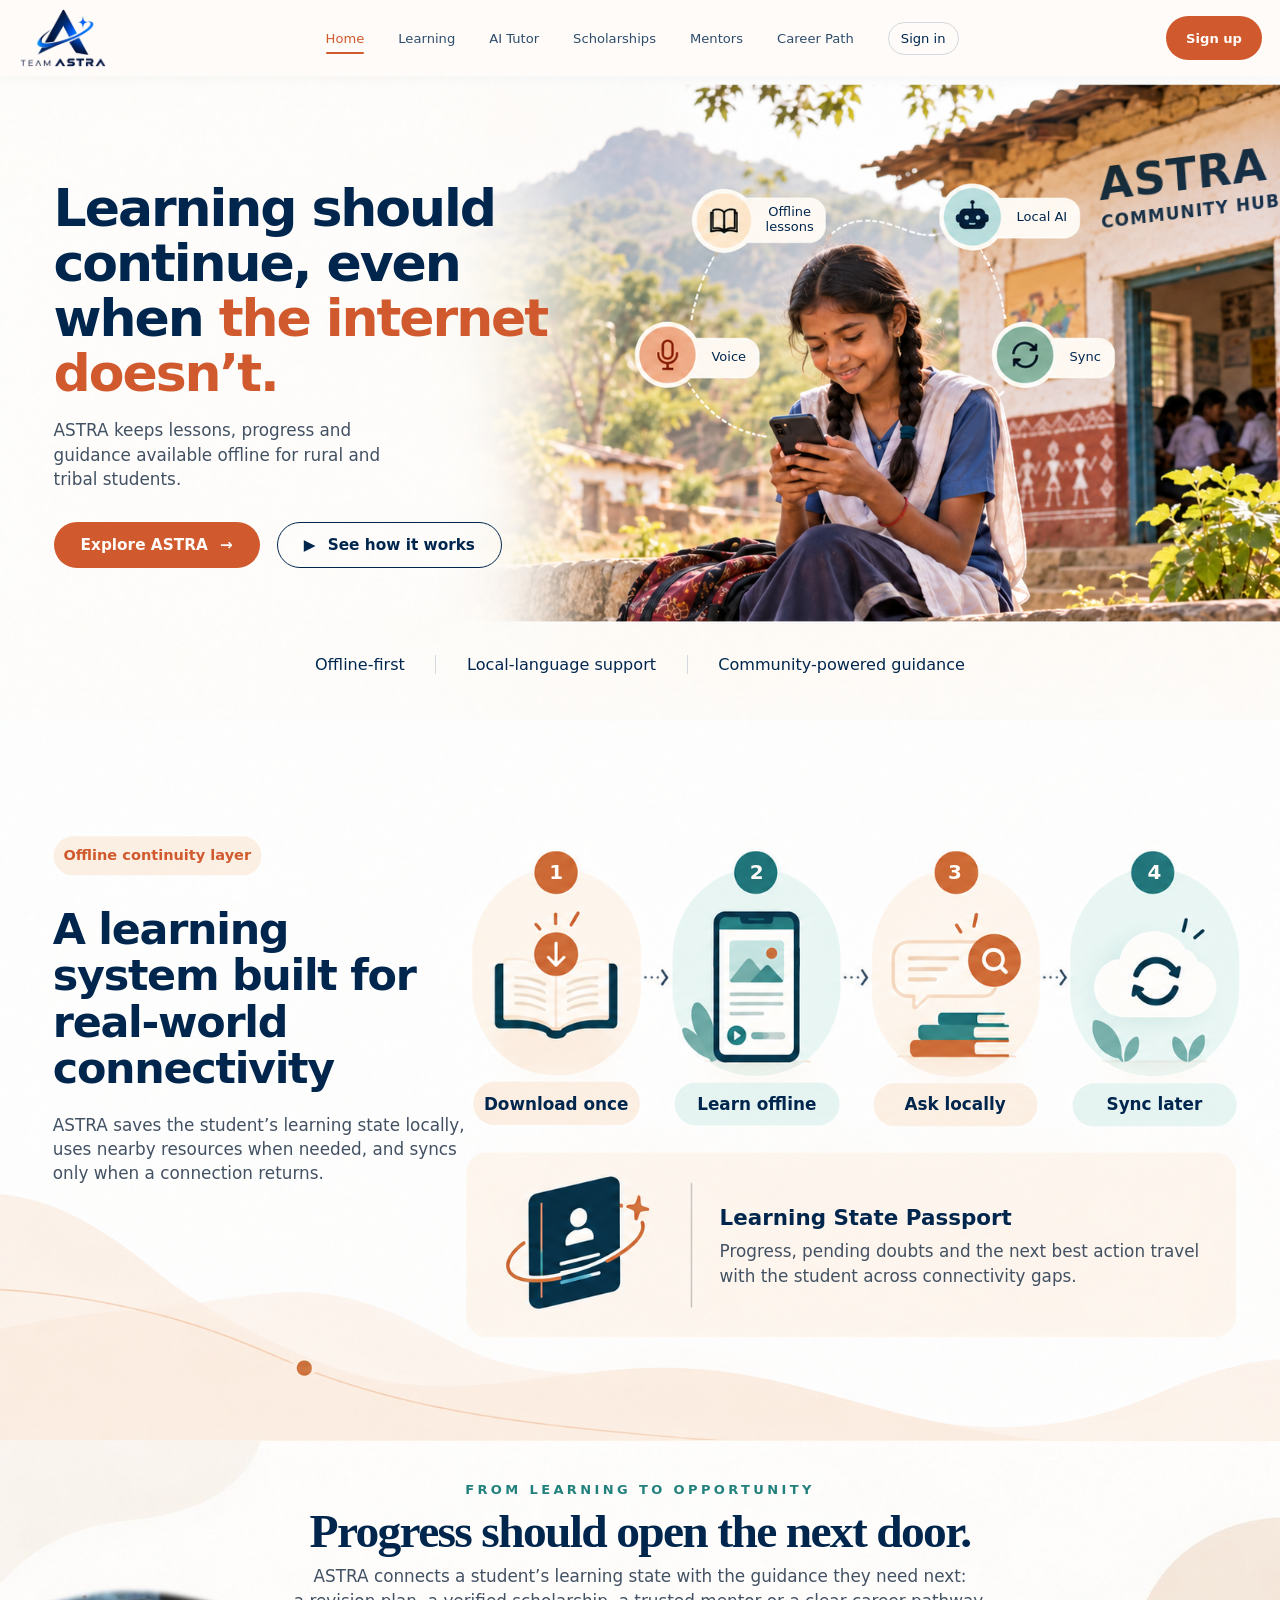
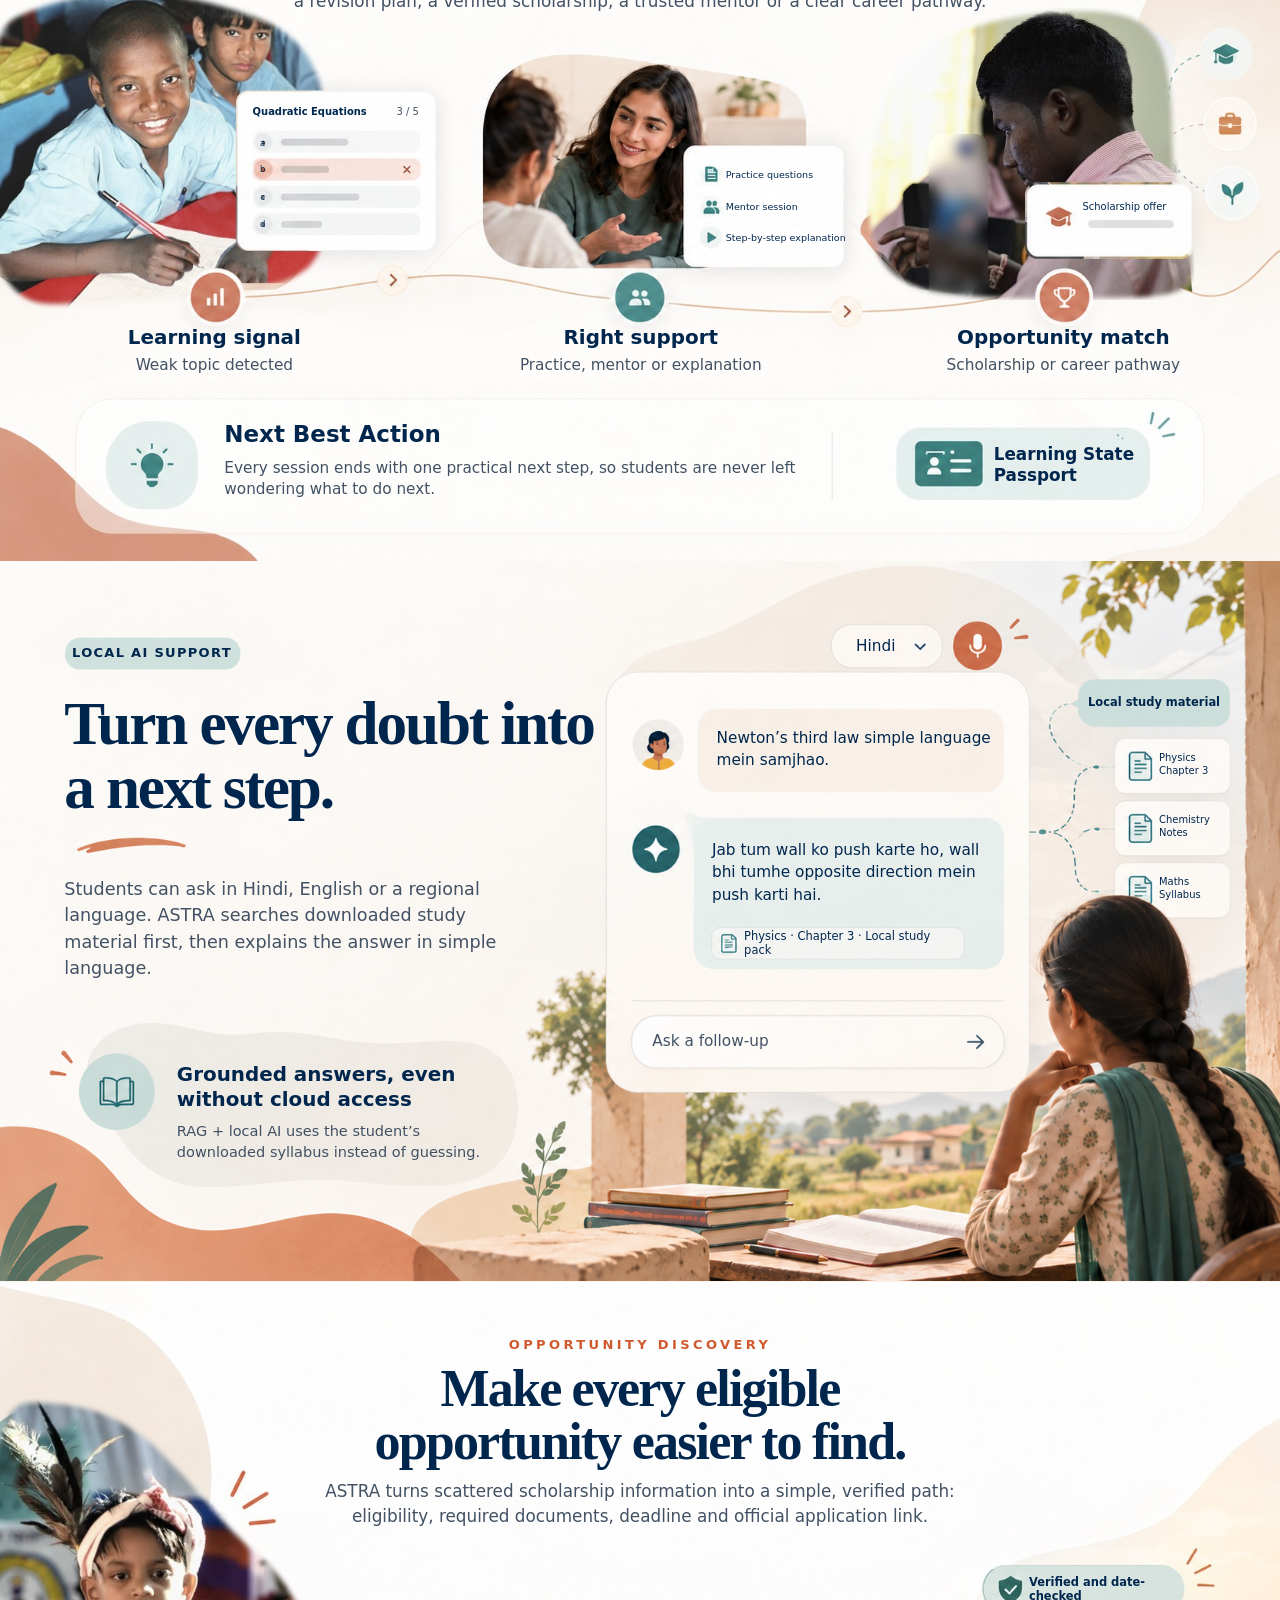
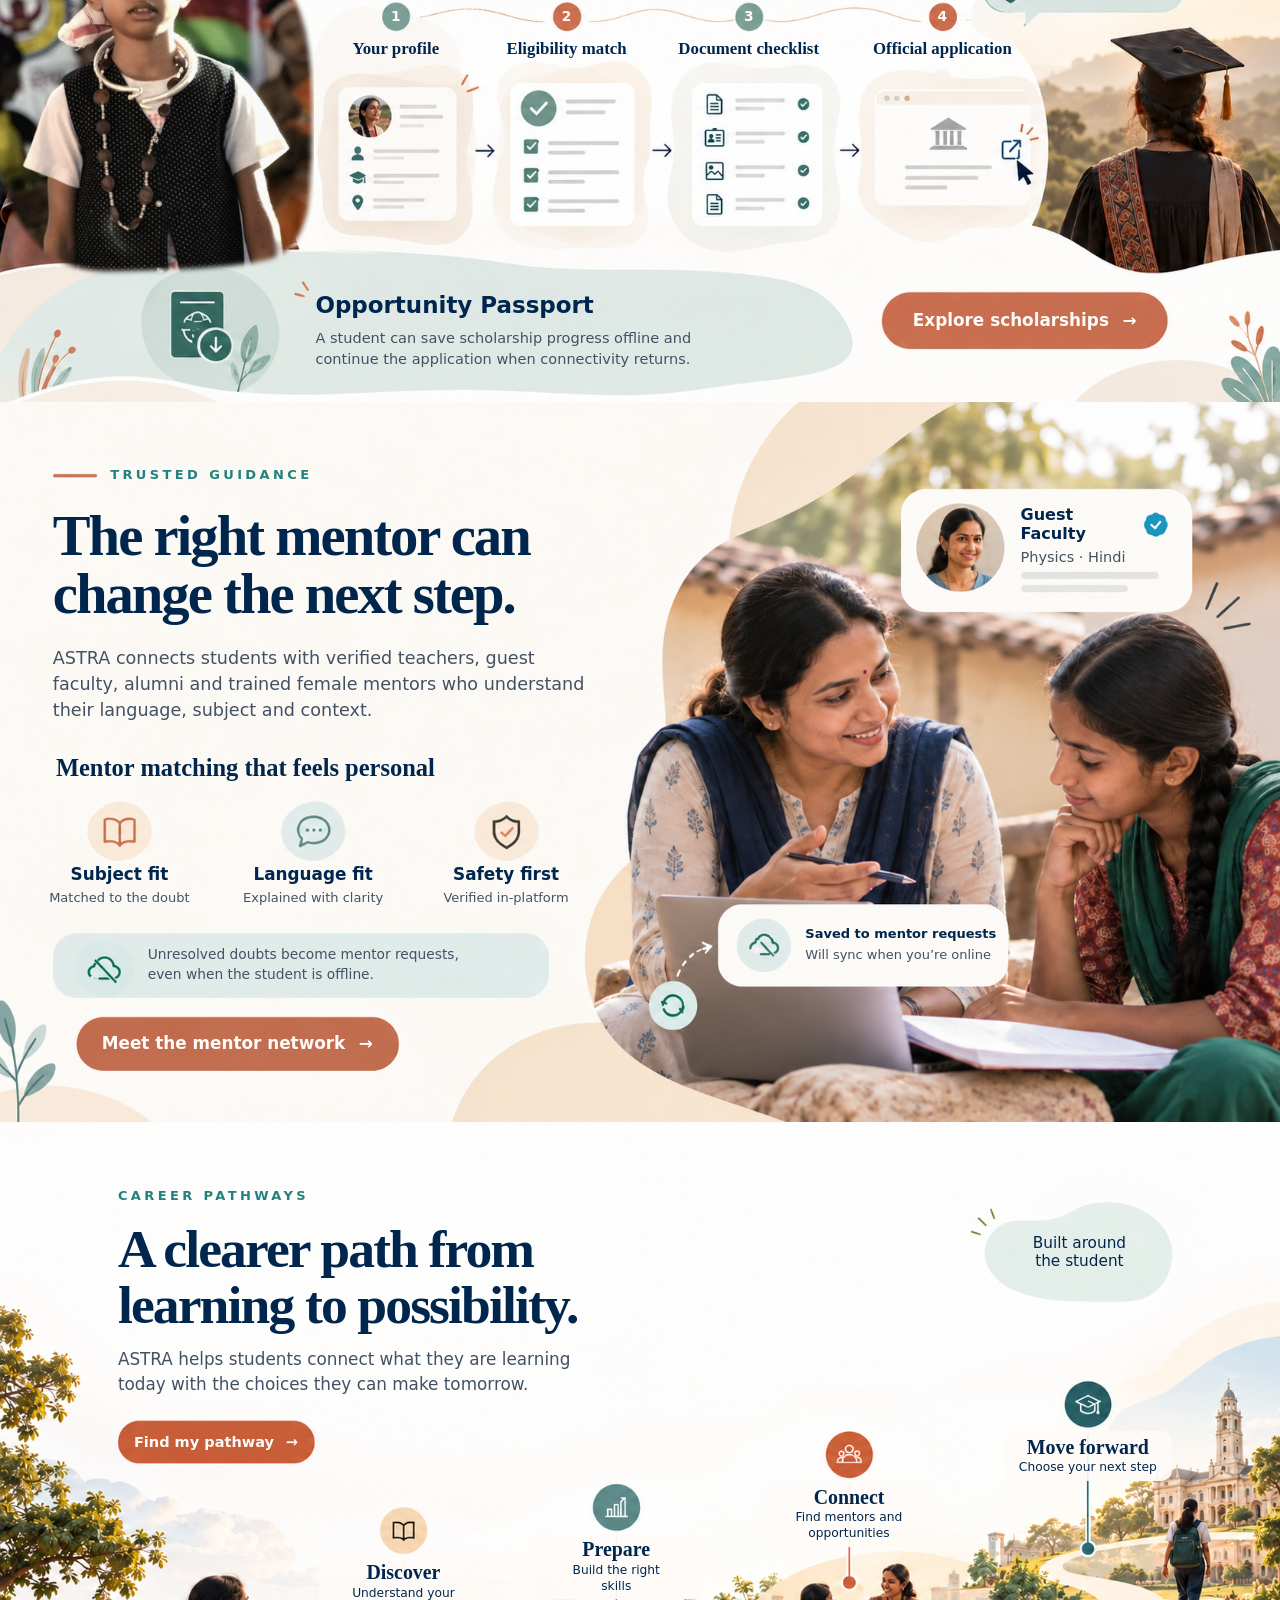
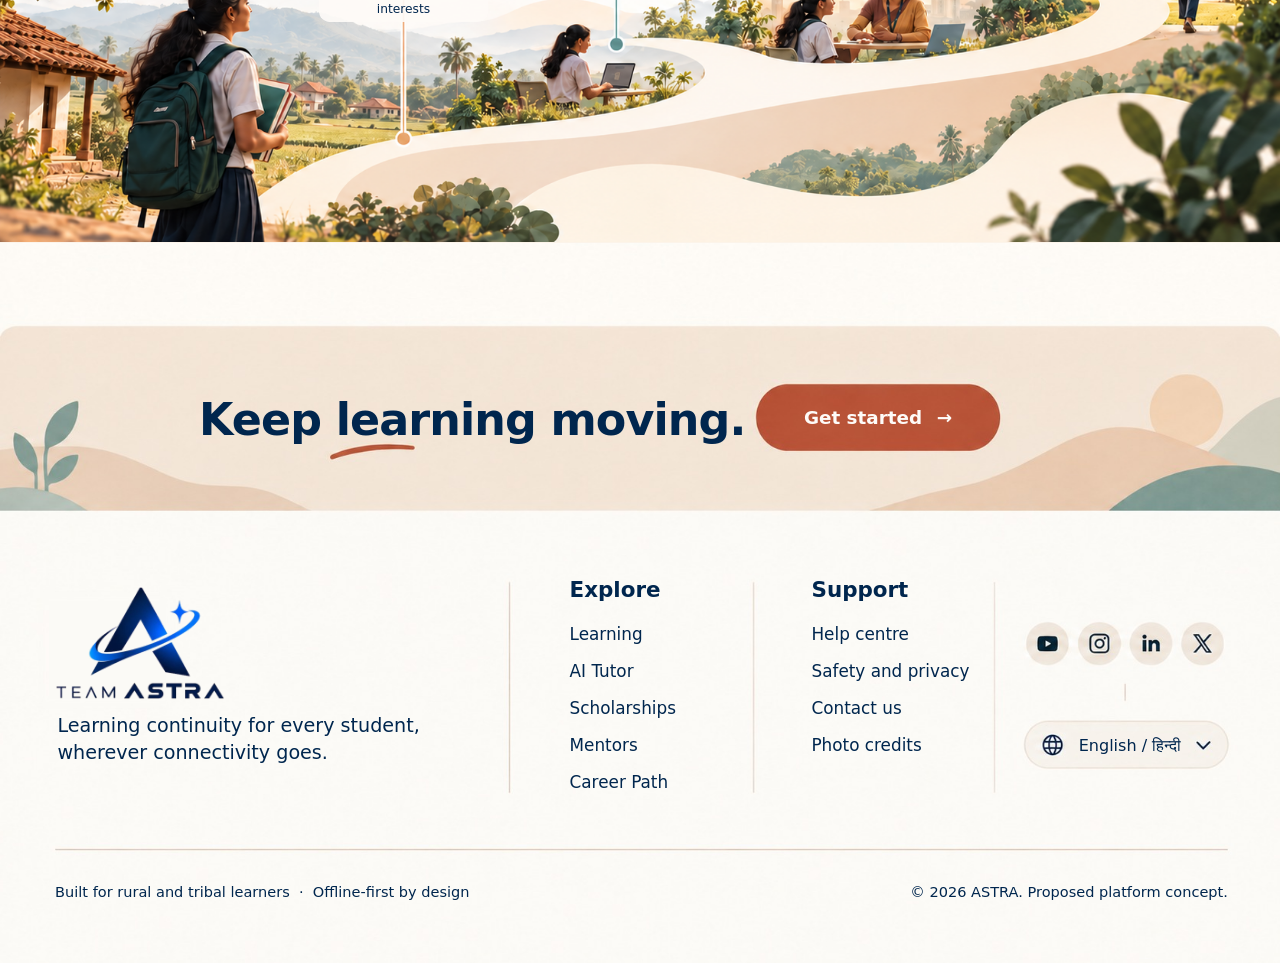
<file: index.html>
<!doctype html>
<html lang="en">
<head>
  <meta charset="UTF-8" />
  <meta name="viewport" content="width=device-width, initial-scale=1, viewport-fit=cover" />
  <meta name="theme-color" content="#f8f3eb" />
  <meta name="description" content="ASTRA keeps learning moving when connectivity stops." />
  <title>ASTRA — Learning continuity for every student</title>
  <link rel="stylesheet" href="tokens.css" />
  <link rel="stylesheet" href="styles.css" />
</head>
<body>
  <header class="site-nav" id="site-nav">
    <a class="brand" href="#home" aria-label="ASTRA home"><img class="brand-logo" src="assets/team-astra-logo.png" width="748" height="504" alt="Team ASTRA" /></a>
    <nav id="primary-nav" aria-label="Primary navigation">
      <a class="nav-link active" href="#home">Home</a><a class="nav-link" href="#learning">Learning</a><a class="nav-link" href="#ai-tutor">AI Tutor</a><a class="nav-link" href="#scholarships">Scholarships</a><a class="nav-link" href="#mentors">Mentors</a><a class="nav-link" href="#career">Career Path</a><a class="nav-link nav-signin" href="auth.html?mode=signin">Sign in</a>
    </nav>
    <a class="nav-cta" href="auth.html?mode=signup">Sign up</a>
    <button class="menu-button" type="button" aria-controls="primary-nav" aria-label="Toggle menu" aria-expanded="false">☰</button>
  </header>

  <main>
    <section class="scene hero" id="home">
      <img class="scene-art" src="assets/home-plate.png" width="1672" height="940" alt="Student using ASTRA beside a rural community learning hub" />
      <div class="hero-copy">
        <h1>Learning should continue, even when <em>the internet doesn’t.</em></h1>
        <p>ASTRA keeps lessons, progress and guidance available offline for rural and tribal students.</p>
        <div class="actions"><a class="button primary" href="#learning">Explore ASTRA <span>→</span></a><a class="button secondary" href="#learning"><span aria-hidden="true">▶</span> See how it works</a></div>
      </div>
      <ul class="hero-orbit" aria-label="ASTRA capabilities"><li>Offline lessons</li><li>Local AI</li><li>Voice</li><li>Sync</li></ul>
      <span class="hub-sign">ASTRA<small>Community Hub</small></span>
      <ul class="hero-strip"><li>Offline-first</li><li>Local-language support</li><li>Community-powered guidance</li></ul>
    </section>

    <section class="scene continuity" id="learning">
      <img class="scene-art" src="assets/continuity-plate.png" width="1672" height="941" alt="Four-step offline learning continuity illustration" />
      <div class="intro"><span class="eyebrow pill">Offline continuity layer</span><h2>A learning system built for real-world connectivity</h2><p>ASTRA saves the student’s learning state locally, uses nearby resources when needed, and syncs only when a connection returns.</p></div>
      <ol class="step-row"><li><b>1</b><strong>Download once</strong></li><li><b>2</b><strong>Learn offline</strong></li><li><b>3</b><strong>Ask locally</strong></li><li><b>4</b><strong>Sync later</strong></li></ol>
      <div class="passport"><h3>Learning State Passport</h3><p>Progress, pending doubts and the next best action travel with the student across connectivity gaps.</p></div>
    </section>

    <section class="scene opportunity" id="opportunity">
      <img class="scene-art" src="assets/opportunity-plate-boys.jpg" width="1672" height="941" alt="A schoolboy practising in class, a mentor guiding a student, and a tribal student applying online, linked as one learning journey" />
      <header class="center-head"><span class="eyebrow">From learning to opportunity</span><h2>Progress should open the next door.</h2><p>ASTRA connects a student’s learning state with the guidance they need next: <br>a revision plan, a verified scholarship, a trusted mentor or a clear career pathway.</p></header>
      <div class="journey-labels"><div><h3>Learning signal</h3><p>Weak topic detected</p></div><div><h3>Right support</h3><p>Practice, mentor or explanation</p></div><div><h3>Opportunity match</h3><p>Scholarship or career pathway</p></div></div>
      <div class="journey-ui" aria-label="Examples of ASTRA guidance">
        <span class="quiz"><strong>Quadratic Equations</strong><small>3 / 5</small><i>a</i><i>b</i><i>c</i><i>d</i></span>
        <span class="support-options"><span>Practice questions</span><span>Mentor session</span><span>Step-by-step explanation</span></span>
        <span class="scholarship-offer">Scholarship offer</span>
      </div>
      <div class="next-action"><h3>Next Best Action</h3><p>Every session ends with one practical next step, so students are never left wondering what to do next.</p><strong>Learning State <br>Passport</strong></div>
    </section>

    <section class="scene tutor" id="ai-tutor">
      <img class="scene-art" src="assets/ai-tutor-plate.png" width="1672" height="941" alt="ASTRA local AI tutor interface beside a student" />
      <div class="intro"><span class="eyebrow pill teal">Local AI support</span><h2>Turn every doubt into a next step.</h2><p>Students can ask in Hindi, English or a regional language. ASTRA searches downloaded study material first, then explains the answer in simple language.</p></div>
      <div class="grounded"><h3>Grounded answers, even without cloud access</h3><p>RAG + local AI uses the student’s downloaded syllabus instead of guessing.</p></div>
      <div class="chat-copy"><span class="language">Hindi</span><p class="question">Newton’s third law simple language mein samjhao.</p><p class="answer">Jab tum wall ko push karte ho, wall bhi tumhe opposite direction mein push karti hai.</p><small>Physics · Chapter 3 · Local study pack</small><span class="follow">Ask a follow-up</span></div>
      <div class="sources"><strong>Local study material</strong><span>Physics <br>Chapter 3</span><span>Chemistry <br>Notes</span><span>Maths <br>Syllabus</span></div>
    </section>

    <section class="scene scholarships" id="scholarships">
      <img class="scene-art" src="assets/scholarships-plate-boys.jpg" width="1672" height="941" alt="A Gond tribal boy in traditional dress beside the scholarship discovery journey" />
      <header class="center-head"><span class="eyebrow orange">Opportunity discovery</span><h2>Make every eligible <br>opportunity easier to find.</h2><p>ASTRA turns scattered scholarship information into a simple, verified path: <br>eligibility, required documents, deadline and official application link.</p></header>
      <span class="verified">Verified and date-checked</span>
      <ol class="scholar-steps"><li><b>1</b><strong>Your profile</strong></li><li><b>2</b><strong>Eligibility match</strong></li><li><b>3</b><strong>Document checklist</strong></li><li><b>4</b><strong>Official application</strong></li></ol>
      <div class="opportunity-passport"><h3>Opportunity Passport</h3><p>A student can save scholarship progress offline and <br>continue the application when connectivity returns.</p></div>
      <a class="button primary plate-button scholarship-cta" href="#footer">Explore scholarships <span>→</span></a>
    </section>

    <section class="scene mentors" id="mentors">
      <img class="scene-art" src="assets/mentors-plate.png" width="1672" height="941" alt="Teacher mentoring a student" />
      <div class="intro"><span class="eyebrow">Trusted guidance</span><h2>The right mentor can change the next step.</h2><p>ASTRA connects students with verified teachers, guest faculty, alumni and trained female mentors who understand their language, subject and context.</p></div>
      <h3 class="match-title">Mentor matching that feels personal</h3>
      <div class="mentor-features"><div><strong>Subject fit</strong><span>Matched to the doubt</span></div><div><strong>Language fit</strong><span>Explained with clarity</span></div><div><strong>Safety first</strong><span>Verified in-platform</span></div></div>
      <p class="offline-request">Unresolved doubts become mentor requests, <br>even when the student is offline.</p>
      <a class="button primary plate-button mentor-cta" href="#footer">Meet the mentor network <span>→</span></a>
      <div class="mentor-card"><strong>Guest Faculty <span class="visually-hidden">(verified)</span></strong><span>Physics · Hindi</span></div><div class="saved-card"><strong>Saved to mentor requests</strong><span>Will sync when you’re online</span></div>
    </section>

    <section class="scene career" id="career">
      <img class="scene-art" src="assets/career-plate.png" width="1672" height="941" alt="Career pathway winding from a village to higher education" />
      <div class="intro"><span class="eyebrow">Career pathways</span><h2>A clearer path from learning to possibility.</h2><p>ASTRA helps students connect what they are learning today with the choices they can make tomorrow.</p></div>
      <a class="button primary plate-button career-cta" href="#footer">Find my pathway <span>→</span></a>
      <span class="student-built">Built around <br>the student</span>
      <ol class="career-steps"><li><strong>Discover</strong><span>Understand your <br>interests</span></li><li><strong>Prepare</strong><span>Build the right <br>skills</span></li><li><strong>Connect</strong><span>Find mentors and <br>opportunities</span></li><li><strong>Move forward</strong><span>Choose your next step</span></li></ol>
    </section>

    <footer class="scene footer" id="footer">
      <img class="scene-art" src="assets/footer-plate-logo.jpg" width="1672" height="941" alt="" />
      <div class="footer-cta"><h2>Keep learning moving.</h2><a class="button primary plate-button footer-button" href="auth.html?mode=signup">Get started <span>→</span></a></div>
      <div class="footer-brand"><img src="assets/team-astra-logo.png" width="748" height="504" alt="Team ASTRA" /><p>Learning continuity for every student, <br>wherever connectivity goes.</p></div>
      <div class="footer-links explore"><h3>Explore</h3><a href="#learning">Learning</a><a href="#ai-tutor">AI Tutor</a><a href="#scholarships">Scholarships</a><a href="#mentors">Mentors</a><a href="#career">Career Path</a></div>
      <div class="footer-links support"><h3>Support</h3><a href="#footer">Help centre</a><a href="#footer">Safety and privacy</a><a href="#footer">Contact us</a><a href="credits.html">Photo credits</a></div>
      <span class="language-choice">English / हिन्दी</span>
      <p class="footer-note">Built for rural and tribal learners&nbsp; · &nbsp;Offline-first by design</p><p class="copyright">© 2026 ASTRA. Proposed platform concept.</p>
    </footer>
  </main>
  <button class="back-top" type="button" aria-label="Back to top">↑</button>
  <script src="script.js"></script>
</body>
</html>
</file>
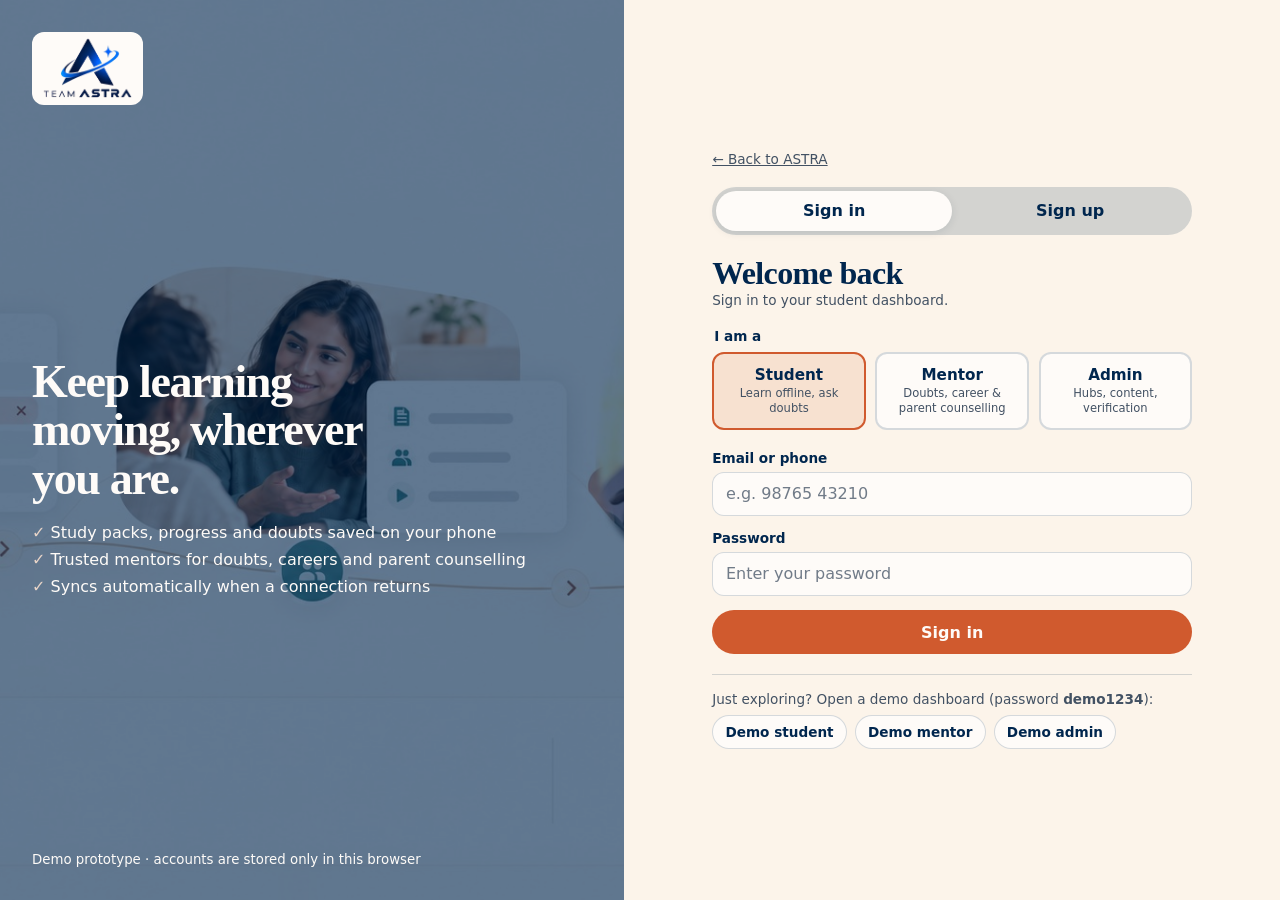
<file: auth.html>
<!doctype html>
<html lang="en">
<head>
  <meta charset="UTF-8" />
  <meta name="viewport" content="width=device-width, initial-scale=1, viewport-fit=cover" />
  <meta name="theme-color" content="#f8f3eb" />
  <title>ASTRA — Sign in or sign up</title>
  <link rel="stylesheet" href="tokens.css" />
  <link rel="stylesheet" href="app.css" />
</head>
<body>
  <div class="auth">
    <aside class="auth-art">
      <img src="assets/opportunity-plate-boys.jpg" alt="" />
      <a class="brand on-dark" href="index.html" aria-label="ASTRA home"><img class="brand-logo" src="assets/team-astra-logo.png" width="748" height="504" alt="Team ASTRA" /></a>
      <div>
        <h1>Keep learning moving, wherever you are.</h1>
        <ul>
          <li>Study packs, progress and doubts saved on your phone</li>
          <li>Trusted mentors for doubts, careers and parent counselling</li>
          <li>Syncs automatically when a connection returns</li>
        </ul>
      </div>
      <p><small>Demo prototype · accounts are stored only in this browser</small></p>
    </aside>

    <main class="auth-main">
      <div class="auth-card">
        <a class="back-link" href="index.html">← Back to ASTRA</a>
        <div class="tabs" role="tablist" aria-label="Account">
          <button type="button" role="tab" id="tab-signin" aria-controls="form-signin" aria-selected="true">Sign in</button>
          <button type="button" role="tab" id="tab-signup" aria-controls="form-signup" aria-selected="false">Sign up</button>
        </div>
        <div>
          <h2 id="auth-title">Welcome back</h2>
          <p id="auth-sub" class="back-link">Choose your role and sign in to your dashboard.</p>
        </div>

        <fieldset class="roles" id="role-picker">
          <legend>I am a</legend>
          <label class="role"><input type="radio" name="role" value="student" checked /><span><b>Student</b><small>Learn offline, ask doubts</small></span></label>
          <label class="role"><input type="radio" name="role" value="mentor" /><span><b>Mentor</b><small>Doubts, career &amp; parent counselling</small></span></label>
          <label class="role"><input type="radio" name="role" value="admin" /><span><b>Admin</b><small>Hubs, content, verification</small></span></label>
        </fieldset>

        <form class="auth-form" id="form-signin" role="tabpanel" aria-labelledby="tab-signin" novalidate>
          <div class="field"><label for="si-id">Email or phone</label><input id="si-id" name="id" placeholder="e.g. 98765 43210" autocomplete="username" required /></div>
          <div class="field"><label for="si-pw">Password</label><input id="si-pw" name="password" placeholder="Enter your password" type="password" autocomplete="current-password" required /></div>
          <p class="error" role="alert" hidden></p>
          <button class="btn primary" type="submit">Sign in</button>
        </form>

        <form class="auth-form" id="form-signup" role="tabpanel" aria-labelledby="tab-signup" novalidate hidden>
          <div class="field"><label for="su-name">Full name</label><input id="su-name" name="name" placeholder="e.g. Ravi Hansda" autocomplete="name" required /></div>
          <div class="grid-2">
            <div class="field"><label for="su-id">Email or phone</label><input id="su-id" name="id" placeholder="e.g. 98765 43210" autocomplete="username" required /></div>
            <div class="field"><label for="su-pw">Password</label><input id="su-pw" name="password" placeholder="Create a password" type="password" autocomplete="new-password" minlength="6" required /><small>At least 6 characters</small></div>
          </div>

          <div class="grid-2" data-role="student">
            <div class="field"><label for="su-grade">Class</label>
              <select id="su-grade" name="grade" required><option value="" disabled selected hidden>Select your class</option><option>Class 6</option><option>Class 7</option><option>Class 8</option><option>Class 9</option><option>Class 10</option><option>Class 11</option><option>Class 12</option><option>College</option></select></div>
            <div class="field"><label for="su-lang">Preferred language</label>
              <select id="su-lang" name="language" required><option value="" disabled selected hidden>Select a language</option><option>Hindi</option><option>English</option><option>Odia</option><option>Santali</option><option>Gondi</option><option>Kurukh</option><option>Marathi</option><option>Bengali</option></select></div>
            <div class="field"><label for="su-district">Village / district</label><input id="su-district" name="district" placeholder="e.g. Gumla, Jharkhand" /></div>
            <div class="field"><label for="su-hub">Nearest learning hub (optional)</label><input id="su-hub" name="hub" placeholder="e.g. Gumla Community Hub" /></div>
          </div>

          <div class="grid-2" data-role="mentor" hidden>
            <div class="field"><label for="su-mtype">Mentor type</label>
              <select id="su-mtype" name="mentorType" required><option value="" disabled selected hidden>Select mentor type</option><option>Teacher</option><option>Guest faculty</option><option>Alumni mentor</option><option>Trained female mentor</option><option>Career counsellor</option></select></div>
            <div class="field"><label for="su-subjects">Subjects</label><input id="su-subjects" name="subjects" placeholder="e.g. Physics, Maths" /></div>
            <div class="field"><label for="su-langs">Languages you mentor in</label><input id="su-langs" name="languages" placeholder="e.g. Hindi, Santali" /></div>
            <div class="field"><label for="su-help">I can also help with</label>
              <select id="su-help" name="focus" required><option value="" disabled selected hidden>Select an area</option><option>Doubt resolution</option><option>Career counselling</option><option>Girls’ education awareness</option><option>Parent counselling</option></select></div>
            <small class="back-link">New mentors are verified by an admin before they receive student requests.</small>
          </div>

          <div class="grid-2" data-role="admin" hidden>
            <div class="field"><label for="su-org">Organisation or hub</label><input id="su-org" name="org" placeholder="e.g. Koraput Ashram School" /></div>
            <div class="field"><label for="su-code">Admin access code</label><input id="su-code" name="code" placeholder="Demo code: ASTRA-ADMIN" /></div>
          </div>

          <p class="error" role="alert" hidden></p>
          <button class="btn primary" type="submit">Create account</button>
        </form>

        <div class="demo">
          <p>Just exploring? Open a demo dashboard (password <b>demo1234</b>):</p>
          <div>
            <button class="btn small" type="button" data-demo="student">Demo student</button>
            <button class="btn small" type="button" data-demo="mentor">Demo mentor</button>
            <button class="btn small" type="button" data-demo="admin">Demo admin</button>
          </div>
        </div>
      </div>
    </main>
  </div>
  <script src="app.js"></script>
  <script src="auth.js"></script>
</body>
</html>
</file>
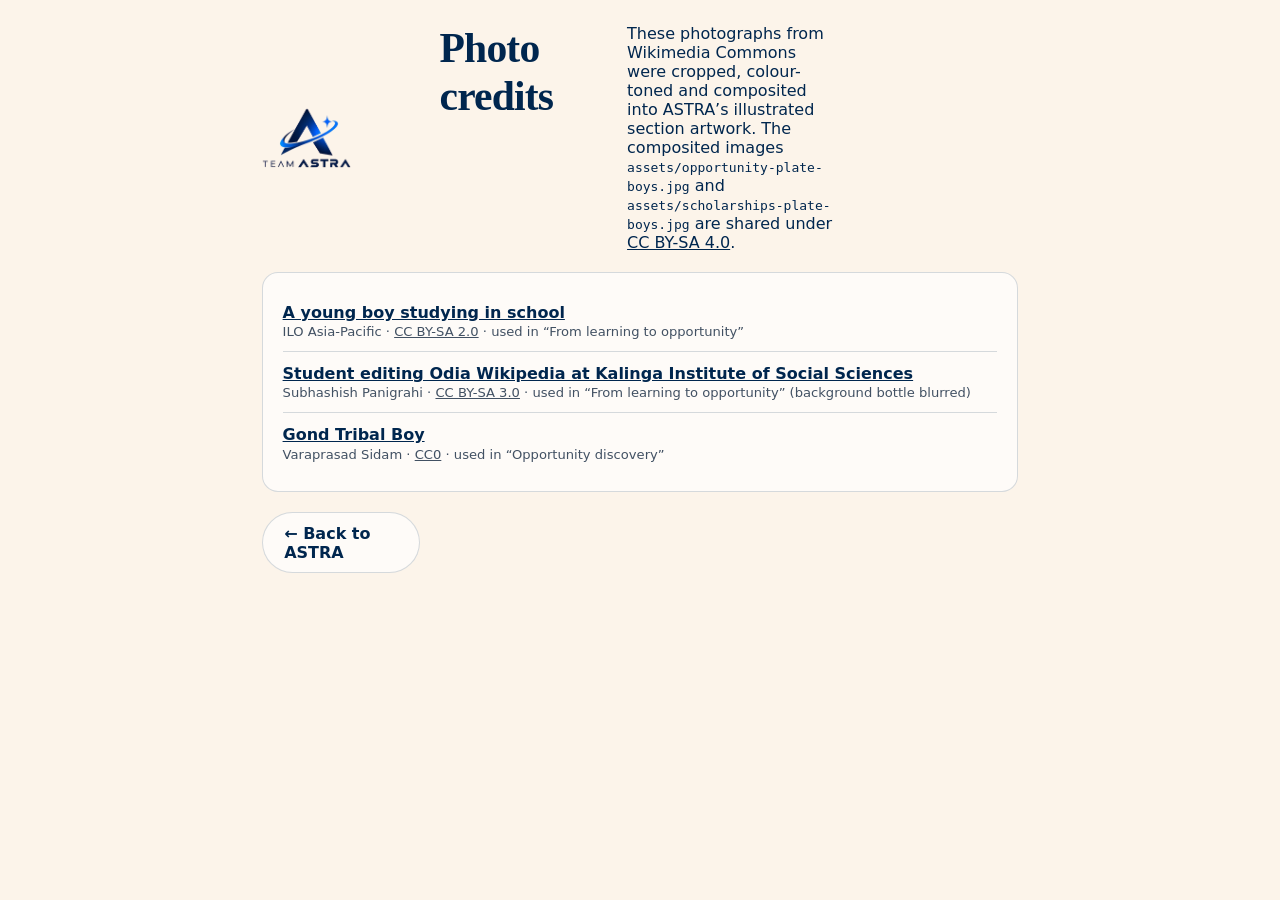
<file: credits.html>
<!doctype html>
<html lang="en">
<head>
  <meta charset="UTF-8" />
  <meta name="viewport" content="width=device-width, initial-scale=1, viewport-fit=cover" />
  <title>ASTRA — Photo credits</title>
  <link rel="stylesheet" href="tokens.css" />
  <link rel="stylesheet" href="app.css" />
</head>
<body>
  <main class="main page">
    <a class="brand" href="index.html" aria-label="ASTRA home"><img class="brand-logo" src="assets/team-astra-logo.png" width="748" height="504" alt="Team ASTRA" /></a>
    <h1 class="page-title">Photo credits</h1>
    <p class="hint">These photographs from Wikimedia Commons were cropped, colour-toned and composited into ASTRA’s illustrated section artwork. The composited images <code>assets/opportunity-plate-boys.jpg</code> and <code>assets/scholarships-plate-boys.jpg</code> are shared under <a href="https://creativecommons.org/licenses/by-sa/4.0/">CC BY-SA 4.0</a>.</p>
    <section class="panel wide">
      <ul class="list">
        <li><div class="meta"><b><a href="https://commons.wikimedia.org/wiki/File:A_young_boy_studying_in_school_(24740479123).jpg">A young boy studying in school</a></b><span>ILO Asia-Pacific · <a href="https://creativecommons.org/licenses/by-sa/2.0/">CC BY-SA 2.0</a> · used in “From learning to opportunity”</span></div></li>
        <li><div class="meta"><b><a href="https://commons.wikimedia.org/wiki/File:Student_editing_Odia_Wikipedia_at_Kalinga_Institute_of_Social_Sciences_10-01-2014.JPG">Student editing Odia Wikipedia at Kalinga Institute of Social Sciences</a></b><span>Subhashish Panigrahi · <a href="https://creativecommons.org/licenses/by-sa/3.0/">CC BY-SA 3.0</a> · used in “From learning to opportunity” (background bottle blurred)</span></div></li>
        <li><div class="meta"><b><a href="https://commons.wikimedia.org/wiki/File:Gond_Tribal_Boy.jpg">Gond Tribal Boy</a></b><span>Varaprasad Sidam · <a href="https://creativecommons.org/publicdomain/zero/1.0/">CC0</a> · used in “Opportunity discovery”</span></div></li>
      </ul>
    </section>
    <p><a class="btn" href="index.html">← Back to ASTRA</a></p>
  </main>
</body>
</html>
</file>
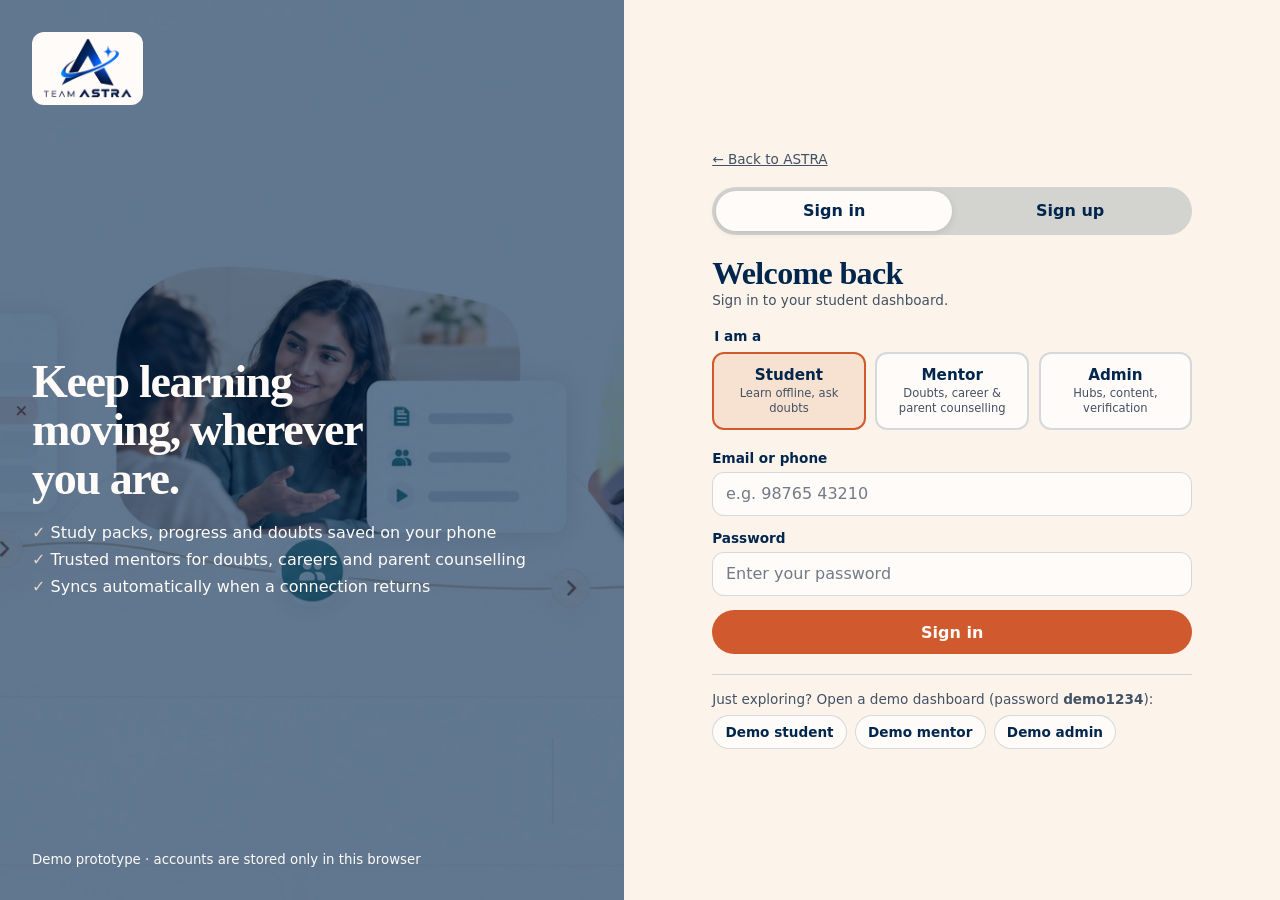
<file: dashboard.html>
<!doctype html>
<html lang="en">
<head>
  <meta charset="UTF-8" />
  <meta name="viewport" content="width=device-width, initial-scale=1, viewport-fit=cover" />
  <meta name="theme-color" content="#f8f3eb" />
  <title>ASTRA — Dashboard</title>
  <link rel="stylesheet" href="tokens.css" />
  <link rel="stylesheet" href="app.css" />
</head>
<body>
  <div class="dash">
    <aside class="side" id="side">
      <a class="brand" href="index.html" aria-label="ASTRA home"><img class="brand-logo" src="assets/team-astra-logo.png" width="748" height="504" alt="Team ASTRA" /></a>
      <nav id="side-nav" aria-label="Dashboard sections"></nav>
      <div class="who" id="who"></div>
    </aside>
    <main class="main">
      <header class="topbar">
        <div>
          <p id="role-label"></p>
          <h1 id="greeting">Dashboard</h1>
        </div>
        <div class="actions">
          <button class="btn small menu-toggle" type="button" aria-controls="side" aria-expanded="false">☰ Menu</button>
          <span class="sync" id="sync" role="status"></span>
          <button class="btn small" type="button" id="sync-now">Sync now</button>
          <button class="btn small ghost" type="button" id="reset-demo" title="Restore the demo data">Reset demo</button>
          <button class="btn small primary" type="button" id="sign-out">Sign out</button>
        </div>
      </header>
      <div id="view" class="view"></div>
    </main>
  </div>
  <div class="toast" id="toast" role="status" hidden></div>
  <script src="app.js"></script>
  <script src="dashboard.js"></script>
</body>
</html>
</file>
<file: tokens.css>
:root {
  --color-paper: oklch(97% 0.016 74);
  --color-white: oklch(99% 0.005 75);
  --color-card: oklch(100% 0 0);
  --color-ink: oklch(27% 0.085 252);
  --color-muted: oklch(43% 0.035 252);
  --color-accent: oklch(61% 0.16 40);
  --color-accent-hover: oklch(55% 0.16 40);
  --color-accent-ink: oklch(99% 0.005 75);
  --color-teal: oklch(55% 0.085 190);
  --color-pill-warm: oklch(92% 0.035 58 / .9);
  --color-pill-teal: oklch(86% 0.035 188 / .85);
  --color-line: oklch(27% 0.085 252 / .16);
  --color-glass: oklch(99% 0.005 75 / .92);
  --color-focus: oklch(27% 0.085 252);
  --color-shadow-soft: oklch(27% 0.05 245 / .04);
  --color-shadow: oklch(27% 0.05 245 / .1);
  --font-display: Georgia, "Times New Roman", serif;
  --font-body: Inter, ui-sans-serif, system-ui, sans-serif;
  --space-xs: .25rem;
  --space-sm: .5rem;
  --space-md: 1rem;
  --space-lg: 1.5rem;
  --space-xl: 2rem;
  --space-2xl: 3rem;
  --space-3xl: 4rem;
  --text-sm: clamp(.7rem, .78vw, .9rem);
  --text-body: clamp(.86rem, 1.25vw, 1.35rem);
  --text-h3: clamp(1rem, 1.55vw, 1.8rem);
  --text-h2: clamp(1.85rem, 3.7vw, 4.2rem);
  --text-display: clamp(2rem, 4vw, 4.6rem);
  --radius-sm: .75rem;
  --radius-pill: 999px;
  --rule-thin: 1px;
  --dur-short: 160ms;
  --dur-med: 320ms;
  --ease-out: cubic-bezier(.16, 1, .3, 1);
  --ease-in: cubic-bezier(.7, 0, .84, 0);
  --ease-in-out: cubic-bezier(.65, 0, .35, 1);
}
</file>
<file: styles.css>
/* Hallmark · pre-emit critique: P5 H4 E4 S5 R4 V4 */
/* Hallmark · genre: playful · macrostructure: Narrative Workflow · theme: preserved ASTRA · enrichment: edited photographic plates · nav: preserved · footer: preserved */
* { box-sizing: border-box; }
[hidden] { display: none !important; }
html, body { margin: 0; overflow-x: clip; scroll-behavior: auto; background: var(--color-paper); }
body { color: var(--color-ink); font-family: var(--font-body); }
a { color: inherit; }
h1, h2, h3, p { margin-block-start: 0; }
h1, h2 { overflow-wrap: anywhere; min-width: 0; }
.visually-hidden { position: absolute !important; width: 1px; height: 1px; overflow: hidden; clip-path: inset(50%); white-space: nowrap; }

.site-nav {
  position: fixed; inset: 0 0 auto; z-index: 20; min-height: 76px;
  display: flex; align-items: center; gap: 28px; padding: 0 18px 0 20px;
  border: 0; border-radius: 0; background: var(--color-white);
  box-shadow: 0 2px 14px var(--color-shadow-soft); transform: none;
  transition: box-shadow var(--dur-med) var(--ease-out);
}
.site-nav.is-visible { box-shadow: 0 12px 30px var(--color-shadow); }
.brand { display: inline-flex; align-items: center; gap: 8px; font-size: 1.2rem; font-weight: 850; letter-spacing: -.06em; text-decoration: none; white-space: nowrap; }
.brand-logo { display: block; width: auto; height: 58px; }
nav { display: flex; align-items: center; justify-content: center; gap: 10px; flex: 1; }
.nav-link { position: relative; padding: 8px 12px; font-size: .82rem; text-decoration: none; opacity: .82; white-space: nowrap; }
.nav-link:hover, .nav-link.active { color: var(--color-accent); opacity: 1; }
.nav-signin { margin-inline-start: 12px; border: var(--rule-thin) solid var(--color-line); border-radius: var(--radius-pill); opacity: 1; }
.nav-link.active::after { content: ""; position: absolute; inset: auto 12px 0; height: 2px; border-radius: var(--radius-pill); background: var(--color-accent); }
.nav-cta, .button { display: inline-flex; align-items: center; justify-content: center; gap: .8em; min-height: 44px; white-space: nowrap; text-decoration: none; font-weight: 750; }
.nav-cta { padding: 12px 20px; border-radius: var(--radius-pill); color: var(--color-accent-ink); background: var(--color-accent); font-size: .82rem; }
.menu-button { display: none; min-width: 44px; min-height: 44px; border: 0; background: transparent; color: var(--color-ink); font-size: 1.35rem; cursor: pointer; }

.scene { position: relative; width: 100%; overflow: hidden; background: var(--color-paper); scroll-margin-top: 82px; }
.scene-art { position: absolute; inset: 0; display: block; width: 100%; height: 100%; object-fit: cover; z-index: 0; user-select: none; pointer-events: none; }
.scene > :not(.scene-art) { position: relative; z-index: 2; }
.eyebrow { color: var(--color-teal); font-size: clamp(.65rem, 1.05vw, 1.1rem); font-weight: 650; letter-spacing: .26em; text-transform: uppercase; }
.eyebrow.pill { display: inline-block; padding: .62em 1.2em; border-radius: var(--radius-pill); letter-spacing: 0; text-transform: none; color: var(--color-accent); background: var(--color-pill-warm); }
.eyebrow.teal { color: var(--color-ink); background: var(--color-pill-teal); letter-spacing: .1em; text-transform: uppercase; }
.eyebrow.orange { color: var(--color-accent); }
.intro h2, .center-head h2 { font-family: var(--font-display); font-size: var(--text-h2); line-height: 1.06; letter-spacing: -.035em; }
.intro p, .center-head p { color: var(--color-muted); font-size: var(--text-body); line-height: 1.48; }
.button { padding: .85em 1.7em; border: var(--rule-thin) solid var(--color-ink); border-radius: var(--radius-pill); font-size: clamp(.78rem, 1.2vw, 1.25rem); transition: transform var(--dur-short) var(--ease-out), background-color var(--dur-short) var(--ease-out); }
.button.primary { color: var(--color-accent-ink); border-color: transparent; background: var(--color-accent); }
.button:hover { transform: translateY(-2px); }
.button.primary:hover { background: var(--color-accent-hover); }
.button:active, .nav-cta:active { transform: translateY(1px); }
a:focus-visible, button:focus-visible { outline: 3px solid var(--color-focus); outline-offset: 3px; }
a:active { color: var(--color-accent); }
.button[aria-disabled="true"], a[aria-disabled="true"], button:disabled { opacity: .55; cursor: not-allowed; pointer-events: none; }

.hero-copy h1 { margin-bottom: 2%; font-size: var(--text-display); line-height: 1.06; letter-spacing: -.04em; }
.hero-copy h1 em { color: var(--color-accent); font-style: normal; }
.hero-copy p { max-width: 33ch; margin-bottom: 5%; color: var(--color-muted); font-size: var(--text-body); line-height: 1.45; }
.actions { display: flex; gap: 1.3vw; }
.hub-sign { color: var(--color-ink); font-weight: 850; line-height: 1.05; text-align: center; text-transform: uppercase; }
.hub-sign small { display: block; margin-top: .3em; font-size: .44em; font-weight: 700; letter-spacing: .06em; }
.hero-orbit, .hero-strip, .step-row, .scholar-steps, .career-steps { margin: 0; padding: 0; list-style: none; }
.continuity .intro h2 { font-family: var(--font-body); font-weight: 800; }
.passport h3, .next-action h3, .opportunity-passport h3, .grounded h3, .journey-labels h3 { margin-bottom: .45em; font-size: var(--text-h3); }
.passport p, .grounded p, .opportunity-passport p, .journey-labels p, .next-action p, .offline-request, .mentor-features span, .mentor-card span, .saved-card span { color: var(--color-muted); line-height: 1.45; }
.center-head { text-align: center; }
.center-head p { margin: 0; }
.journey-ui .quiz i { font-style: normal; }
.support-options > span { display: block; }
.scholar-steps strong, .career-steps strong, .match-title { font-family: var(--font-display); }
.footer-cta h2 { margin: 0; font-family: var(--font-body); }
.footer-links { display: grid; }
.footer-links h3 { margin-bottom: .2em; font-size: var(--text-h3); }
.footer-links a { text-decoration: none; white-space: nowrap; }
.footer-links a:hover { color: var(--color-accent); }

.back-top { position: fixed; right: 22px; bottom: 20px; z-index: 21; display: grid; place-items: center; width: 44px; height: 44px; border: var(--rule-thin) solid var(--color-line); border-radius: 50%; color: var(--color-ink); background: var(--color-glass); opacity: 0; pointer-events: none; cursor: pointer; transition: opacity var(--dur-short) var(--ease-out), transform var(--dur-short) var(--ease-out); }.back-top.show { opacity: 1; pointer-events: auto; }.back-top:hover { transform: translateY(-3px); }

/* Desktop plates: every overlay is placed in plate pixels (1672 × 941).
   --u is one plate pixel at the current width, so boxes and type scale with the artwork. */
@media (min-width: 60.0625rem) {
  .scene { aspect-ratio: 1672 / 941; container-type: inline-size; --u: calc(100cqw / 1672); }
  .scene > :not(.scene-art) { position: absolute; }

  /* Fixed boxes: --x/--y/--w/--h in plate px; unset --w/--h fall back to auto. */
  .hero-copy, .hero-orbit li, .hub-sign, .hero-strip,
  .continuity .intro, .passport,
  .opportunity .center-head, .journey-ui .quiz, .journey-ui .support-options, .journey-ui .scholarship-offer,
  .tutor .intro, .grounded, .chat-copy > *, .sources > *,
  .scholarships .center-head, .verified, .opportunity-passport, .scholarship-cta,
  .mentors .intro, .match-title, .offline-request, .mentor-cta, .mentor-card, .saved-card,
  .career .intro, .career-cta, .student-built,
  .footer-button, .language-choice, .footer-note, .copyright {
    position: absolute; margin: 0;
    left: calc(var(--x) * var(--u)); top: calc(var(--y) * var(--u));
    width: calc(var(--w) * var(--u)); height: calc(var(--h) * var(--u));
  }
  /* Full-plate layers whose children are positioned individually. */
  .hero-orbit, .step-row, .journey-labels, .journey-ui, .next-action, .chat-copy, .sources,
  .scholar-steps, .mentor-features, .career-steps, .footer-cta, .footer-brand, .footer-links {
    inset: 0; pointer-events: none;
  }
  .hero-orbit *, .step-row *, .journey-labels *, .journey-ui *, .next-action *, .chat-copy *, .sources *,
  .scholar-steps *, .mentor-features *, .career-steps *, .footer-cta *, .footer-brand *, .footer-links * { pointer-events: auto; }
  /* Vertically centred text inside a painted box. */
  .hero-orbit li, .step-row b, .step-row strong, .passport, .grounded, .chat-copy > *, .sources > *,
  .verified, .scholar-steps b, .scholar-steps strong, .opportunity-passport, .offline-request,
  .mentor-card, .saved-card, .student-built, .next-action strong, .language-choice, .footer-note, .copyright {
    display: flex; flex-direction: column; justify-content: center;
  }

  .scene .button { padding: .85em 1.7em; font-size: calc(20 * var(--u)); }
  .scene .plate-button { min-height: 0; padding: 0; border: 0; border-radius: var(--radius-pill); font-size: calc(22 * var(--u)); background: transparent; }
  .scene .plate-button:hover { transform: none; background: var(--color-shadow); }
  .scene .plate-button:active { transform: none; }

  /* Home */
  .hero-copy { --x: 70; --y: 236; --w: 720; }
  .hero-copy h1 { margin-bottom: calc(22 * var(--u)); font-size: calc(68 * var(--u)); }
  .hero-copy p { margin-bottom: calc(40 * var(--u)); font-size: calc(22 * var(--u)); }
  .actions { gap: calc(22 * var(--u)); }
  .hero-orbit li { align-items: center; padding-inline: calc(6 * var(--u)); font-size: calc(17 * var(--u)); line-height: 1.15; text-align: center; }
  .hero-orbit li:nth-child(1) { --x: 985; --y: 257; --w: 93; --h: 60; }
  .hero-orbit li:nth-child(2) { --x: 1311; --y: 258; --w: 100; --h: 53; }
  .hero-orbit li:nth-child(3) { --x: 912; --y: 441; --w: 80; --h: 53; }
  .hero-orbit li:nth-child(4) { --x: 1379; --y: 441; --w: 77; --h: 53; }
  /* Painted on the hub wall: multiply lets the plaster texture show through the letters. */
  .hub-sign { --x: 1436; --y: 200; --w: 200; font-size: calc(58 * var(--u)); letter-spacing: .02em; opacity: .9; mix-blend-mode: multiply; filter: blur(.4px); transform: rotate(-7deg) skewX(-3deg); }
  .hub-sign small { font-size: .38em; letter-spacing: .07em; white-space: nowrap; }
  .hero-strip { --x: 236; --y: 840; --w: 1200; --h: 56; display: flex; align-items: center; justify-content: center; font-size: calc(21 * var(--u)); white-space: nowrap; }
  .hero-strip li { padding-inline: calc(40 * var(--u)); }
  .hero-strip li + li { border-left: var(--rule-thin) solid var(--color-line); }

  /* Learning continuity */
  .continuity .intro { --x: 69; --y: 151; --w: 540; }
  .continuity .eyebrow.pill { display: flex; align-items: center; justify-content: center; width: calc(273 * var(--u)); height: calc(52 * var(--u)); padding: 0; font-size: calc(19 * var(--u)); background: transparent; }
  .continuity .intro h2 { margin: calc(40 * var(--u)) 0 calc(28 * var(--u)); font-size: calc(56 * var(--u)); line-height: 1.08; letter-spacing: -.03em; }
  .continuity .intro p { font-size: calc(22 * var(--u)); line-height: 1.45; }
  .step-row li { position: absolute; top: calc(171 * var(--u)); height: calc(359 * var(--u)); }
  .step-row li:nth-child(1) { left: calc(617 * var(--u)); width: calc(219 * var(--u)); }
  .step-row li:nth-child(2) { left: calc(880 * var(--u)); width: calc(217 * var(--u)); }
  .step-row li:nth-child(3) { left: calc(1140 * var(--u)); width: calc(215 * var(--u)); }
  .step-row li:nth-child(4) { left: calc(1400 * var(--u)); width: calc(216 * var(--u)); }
  .step-row b { position: absolute; top: 0; left: 50%; width: calc(56 * var(--u)); height: calc(56 * var(--u)); align-items: center; color: var(--color-white); font-size: calc(26 * var(--u)); translate: -50% 0; }
  .step-row strong { position: absolute; inset: auto 0 0; height: calc(58 * var(--u)); align-items: center; font-size: calc(22 * var(--u)); }
  .passport { --x: 940; --y: 600; --w: 640; --h: 175; }
  .passport h3 { font-size: calc(28 * var(--u)); }
  .passport p { margin: 0; font-size: calc(22 * var(--u)); }

  /* From learning to opportunity */
  .opportunity .center-head { --x: 150; --y: 50; --w: 1372; }
  .center-head .eyebrow { font-size: calc(17 * var(--u)); }
  .opportunity .center-head h2 { margin: calc(10 * var(--u)) 0; font-size: calc(62 * var(--u)); }
  .center-head p { font-size: calc(22 * var(--u)); line-height: 1.5; }
  .journey-labels > div { position: absolute; top: calc(634 * var(--u)); width: calc(320 * var(--u)); text-align: center; }
  .journey-labels > div:nth-child(1) { left: calc(120 * var(--u)); }
  .journey-labels > div:nth-child(2) { left: calc(677 * var(--u)); }
  .journey-labels > div:nth-child(3) { left: calc(1229 * var(--u)); }
  .journey-labels h3 { margin-bottom: calc(6 * var(--u)); font-size: calc(26 * var(--u)); }
  .journey-labels p { margin: 0; font-size: calc(20 * var(--u)); }
  .journey-ui { font-size: calc(13 * var(--u)); }
  .journey-ui .quiz { --x: 310; --y: 328; --w: 259; --h: 206; }
  .journey-ui .quiz > * { position: absolute; }
  .journey-ui .quiz strong { top: calc(18 * var(--u)); left: calc(20 * var(--u)); }
  .journey-ui .quiz small { top: calc(18 * var(--u)); right: calc(22 * var(--u)); font-size: 1em; color: var(--color-muted); }
  .journey-ui .quiz i { left: calc(23 * var(--u)); display: grid; place-items: center; width: calc(20 * var(--u)); height: calc(20 * var(--u)); font-size: calc(11 * var(--u)); }
  .journey-ui .quiz i:nth-of-type(1) { top: calc(56 * var(--u)); }
  .journey-ui .quiz i:nth-of-type(2) { top: calc(91 * var(--u)); }
  .journey-ui .quiz i:nth-of-type(3) { top: calc(127 * var(--u)); }
  .journey-ui .quiz i:nth-of-type(4) { top: calc(162 * var(--u)); }
  .journey-ui .support-options { --x: 893; --y: 398; --w: 209; --h: 159; }
  /* Labels cover the placeholder bars (x 957–1045) painted in the card. */
  .support-options > span { position: absolute; left: calc(55 * var(--u)); display: flex; align-items: center; width: max-content; min-width: calc(98 * var(--u)); max-width: calc(148 * var(--u)); height: calc(24 * var(--u)); padding-right: calc(4 * var(--u)); font-size: calc(12.5 * var(--u)); white-space: nowrap; background: var(--color-card); }
  .support-options > span:nth-child(1) { top: calc(26 * var(--u)); }
  .support-options > span:nth-child(2) { top: calc(68 * var(--u)); }
  .support-options > span:nth-child(3) { top: calc(108 * var(--u)); }
  .journey-ui .scholarship-offer { --x: 1414; --y: 466; --w: 135; --h: 24; display: flex; align-items: center; }
  .next-action > * { position: absolute; margin: 0; }
  .next-action h3 { top: calc(758 * var(--u)); left: calc(293 * var(--u)); font-size: calc(30 * var(--u)); }
  .next-action p { top: calc(806 * var(--u)); left: calc(293 * var(--u)); width: calc(760 * var(--u)); font-size: calc(20 * var(--u)); line-height: 1.4; }
  .next-action strong { top: calc(768 * var(--u)); left: calc(1298 * var(--u)); width: calc(196 * var(--u)); height: calc(93 * var(--u)); font-size: calc(22 * var(--u)); line-height: 1.2; }

  /* Local AI tutor */
  .tutor .intro { --x: 84; --y: 99; --w: 700; }
  .tutor .eyebrow.pill { display: flex; align-items: center; justify-content: center; width: calc(229 * var(--u)); height: calc(42 * var(--u)); padding: 0; font-size: calc(17 * var(--u)); background: transparent; }
  .tutor .intro h2 { margin: calc(30 * var(--u)) 0 calc(74 * var(--u)); font-size: calc(80 * var(--u)); line-height: 1.04; }
  .tutor .intro p { max-width: calc(610 * var(--u)); font-size: calc(23 * var(--u)); line-height: 1.5; }
  .grounded { --x: 231; --y: 636; --w: 430; --h: 170; }
  .grounded h3 { margin-bottom: calc(10 * var(--u)); font-size: calc(26 * var(--u)); line-height: 1.25; }
  .grounded p { margin: 0; font-size: calc(19 * var(--u)); }
  .chat-copy > * { font-size: calc(20 * var(--u)); }
  .chat-copy .language { --x: 1098; --y: 83; --w: 92; --h: 56; align-items: center; }
  .chat-copy .question { --x: 936; --y: 193; --w: 360; --h: 107; line-height: 1.4; }
  .chat-copy .answer { --x: 930; --y: 338; --w: 365; --h: 138; line-height: 1.45; }
  .chat-copy small { --x: 972; --y: 479; --w: 280; --h: 40; font-size: calc(15 * var(--u)); }
  .chat-copy .follow { --x: 852; --y: 594; --w: 390; --h: 67; color: var(--color-muted); }
  .sources strong { --x: 1409; --y: 153; --w: 197; --h: 63; align-items: center; font-size: calc(15 * var(--u)); }
  .sources span { --x: 1514; --w: 88; --h: 70; font-size: calc(13 * var(--u)); line-height: 1.3; }
  .sources span:nth-of-type(1) { --y: 232; }
  .sources span:nth-of-type(2) { --y: 313; }
  .sources span:nth-of-type(3) { --y: 394; }

  /* Scholarships */
  .scholarships .center-head { --x: 250; --y: 68; --w: 1172; }
  .scholarships .center-head h2 { margin: calc(12 * var(--u)) 0 calc(14 * var(--u)); font-size: calc(68 * var(--u)); line-height: 1.02; }
  .verified { --x: 1344; --y: 369; --w: 196; --h: 63; font-size: calc(15 * var(--u)); font-weight: 700; }
  .scholar-steps li { position: absolute; top: calc(418 * var(--u)); width: calc(230 * var(--u)); height: calc(76 * var(--u)); }
  .scholar-steps li:nth-child(1) { left: calc(402 * var(--u)); }
  .scholar-steps li:nth-child(2) { left: calc(625 * var(--u)); }
  .scholar-steps li:nth-child(3) { left: calc(863 * var(--u)); }
  .scholar-steps li:nth-child(4) { left: calc(1116 * var(--u)); }
  .scholar-steps b { position: absolute; top: 0; left: 50%; width: calc(37 * var(--u)); height: calc(37 * var(--u)); align-items: center; color: var(--color-white); font-size: calc(18 * var(--u)); translate: -50% 0; }
  .scholar-steps strong { position: absolute; inset: calc(48 * var(--u)) 0 auto; height: calc(28 * var(--u)); align-items: center; font-size: calc(22 * var(--u)); white-space: nowrap; }
  .opportunity-passport { --x: 412; --y: 790; --w: 600; --h: 115; }
  .opportunity-passport h3 { font-size: calc(30 * var(--u)); }
  .opportunity-passport p { margin: 0; font-size: calc(19 * var(--u)); }
  .scholarship-cta { --x: 1152; --y: 797; --w: 373; --h: 74; }

  /* Mentors */
  .mentors .intro { --x: 69; --y: 83; --w: 760; }
  .mentors .eyebrow { display: block; margin-left: calc(75 * var(--u)); font-size: calc(17 * var(--u)); line-height: calc(24 * var(--u)); }
  .mentors .intro h2 { margin: calc(30 * var(--u)) 0 calc(28 * var(--u)); font-size: calc(74 * var(--u)); line-height: 1.03; }
  .mentors .intro p { max-width: calc(720 * var(--u)); font-size: calc(23 * var(--u)); }
  .match-title { --x: 73; --y: 460; --w: 700; font-size: calc(32 * var(--u)); }
  .mentor-features > div { position: absolute; top: calc(604 * var(--u)); display: grid; gap: calc(6 * var(--u)); width: calc(250 * var(--u)); text-align: center; }
  .mentor-features > div:nth-child(1) { left: calc(31 * var(--u)); }
  .mentor-features > div:nth-child(2) { left: calc(284 * var(--u)); }
  .mentor-features > div:nth-child(3) { left: calc(536 * var(--u)); }
  .mentor-features strong { font-size: calc(22 * var(--u)); }
  .mentor-features span { font-size: calc(17 * var(--u)); }
  .offline-request { --x: 193; --y: 692; --w: 500; --h: 86; font-size: calc(18 * var(--u)); line-height: 1.4; }
  .mentor-cta { --x: 101; --y: 802; --w: 418; --h: 70; }
  .mentor-card { --x: 1333; --y: 136; --w: 160; --h: 80; gap: calc(6 * var(--u)); font-size: calc(21 * var(--u)); }
  .mentor-card span { font-size: calc(19 * var(--u)); }
  .saved-card { --x: 1052; --y: 668; --w: 255; --h: 84; gap: calc(6 * var(--u)); font-size: calc(17 * var(--u)); }

  /* Career pathways */
  .career .intro { --x: 154; --y: 82; --w: 760; }
  .career .eyebrow { font-size: calc(17 * var(--u)); }
  .career .intro h2 { margin: calc(24 * var(--u)) 0 calc(18 * var(--u)); font-size: calc(70 * var(--u)); line-height: 1.04; }
  .career .intro p { max-width: calc(660 * var(--u)); margin: 0; font-size: calc(22 * var(--u)); }
  .career-cta { --x: 154; --y: 390; --w: 256; --h: 56; }
  .scene .career-cta { font-size: calc(19 * var(--u)); }
  .student-built { --x: 1300; --y: 118; --w: 220; --h: 104; align-items: center; font-size: calc(20 * var(--u)); text-align: center; }
  .career-steps li { position: absolute; display: grid; gap: calc(2 * var(--u)); justify-items: center; width: calc(220 * var(--u)); padding: calc(6 * var(--u)) calc(10 * var(--u)); border-radius: calc(14 * var(--u)); text-align: center; background: var(--color-glass); }
  .career-steps li:nth-child(1) { left: calc(417 * var(--u)); top: calc(568 * var(--u)); }
  .career-steps li:nth-child(2) { left: calc(695 * var(--u)); top: calc(538 * var(--u)); }
  .career-steps li:nth-child(3) { left: calc(999 * var(--u)); top: calc(469 * var(--u)); }
  .career-steps li:nth-child(4) { left: calc(1311 * var(--u)); top: calc(404 * var(--u)); }
  .career-steps strong { font-size: calc(26 * var(--u)); }
  .career-steps span { font-size: calc(16 * var(--u)); line-height: 1.3; }

  /* Footer */
  .footer-cta h2 { position: absolute; top: calc(190 * var(--u)); left: calc(260 * var(--u)); display: flex; align-items: center; height: calc(80 * var(--u)); font-size: calc(58 * var(--u)); letter-spacing: -.02em; }
  .footer-button { --x: 988; --y: 184; --w: 318; --h: 87; }
  .scene .footer-button { font-size: calc(24 * var(--u)); }
  .footer-brand > * { position: absolute; margin: 0; }
  .footer-brand img { top: calc(448 * var(--u)); left: calc(72 * var(--u)); width: calc(222 * var(--u)); height: auto; }
  .footer-brand p { top: calc(612 * var(--u)); left: calc(75 * var(--u)); font-size: calc(25 * var(--u)); line-height: 1.45; }
  .footer-links > div, .footer-links { gap: calc(22 * var(--u)); }
  .footer-links { inset: calc(436 * var(--u)) auto auto; align-content: start; }
  .footer-links.explore { left: calc(744 * var(--u)); }
  .footer-links.support { left: calc(1060 * var(--u)); }
  .footer-links h3 { margin: 0 0 calc(6 * var(--u)); font-size: calc(28 * var(--u)); line-height: 1.2; }
  .footer-links a { font-size: calc(22 * var(--u)); line-height: 1.2; }
  .language-choice { --x: 1398; --y: 625; --w: 156; --h: 62; align-items: center; font-size: calc(21 * var(--u)); }
  .footer-note { --x: 72; --y: 830; --h: 36; font-size: calc(19 * var(--u)); }
  .copyright { --x: 1100; --y: 830; --w: 504; --h: 36; align-items: flex-end; font-size: calc(19 * var(--u)); }
}

/* Tablet and phone: the plates cannot hold overlays at this width, so each section
   becomes a normal column: heading, a cropped photo from its plate, then cards. */
@media (max-width: 60rem) {
  .site-nav { inset: 10px 12px auto; min-height: 56px; gap: 8px; padding: 0 6px 0 12px; border: var(--rule-thin) solid var(--color-white); border-radius: 18px; background: var(--color-glass); backdrop-filter: blur(18px); }
  nav { position: absolute; inset: 64px 0 auto; display: none; flex-direction: column; align-items: stretch; gap: 2px; max-height: calc(100svh - 90px); overflow-y: auto; padding: 10px; border: var(--rule-thin) solid var(--color-line); border-radius: 16px; background: var(--color-white); box-shadow: 0 14px 28px var(--color-shadow); }
  nav.open { display: flex; }
  .nav-link { width: 100%; padding: 12px 14px; font-size: .95rem; }
  .nav-link.active::after { display: none; }
  .nav-signin { margin: 6px 0 0; text-align: center; }
  .brand-logo { height: 42px; }
  .nav-cta { min-height: 40px; margin-inline-start: auto; padding: 8px 16px; }
  .menu-button { display: block; }

  .scene { display: flex; flex-direction: column; gap: 1.25rem; padding: 3.5rem clamp(1rem, 5vw, 2.5rem); scroll-margin-top: 76px; }
  .scene.hero { padding-top: 6.25rem; }
  .scene > * { order: 2; width: 100%; max-width: 40rem; margin-inline: auto; }
  .scene > .hero-copy, .scene > .intro, .scene > .center-head { order: 0; }
  .scene > .button { order: 3; }
  .scene + .scene { border-top: var(--rule-thin) solid var(--color-line); }

  /* Plate photo, cropped to the part that reads without its overlays. object-view-box
     does the crop where supported (Chrome/Android); elsewhere cover + object-position. */
  .scene-art { position: static; order: 1; width: 100%; max-width: 40rem; height: auto; margin-inline: auto; aspect-ratio: var(--ar, 16 / 10); object-fit: cover; object-position: var(--pos, center); object-view-box: var(--crop, none); border-radius: 20px; box-shadow: 0 10px 30px var(--color-shadow); }
  .hero .scene-art { --crop: inset(36% 0 12% 60%); --ar: 669 / 489; --pos: 88% 62%; }
  .continuity .scene-art { --crop: inset(17% 2% 43% 36%); --ar: 1037 / 376; --pos: 75% 35%; box-shadow: none; }
  .opportunity .scene-art { --crop: inset(19% 36% 31% 0); --ar: 1070 / 470; --pos: 15% 45%; }
  .tutor .scene-art { --crop: inset(50% 0 0 70%); --ar: 502 / 470; --pos: 100% 100%; }
  .scholarships .scene-art { --crop: inset(15% 60% 17% 0); --ar: 669 / 640; --pos: 0% 50%; }
  .mentors .scene-art { --crop: inset(10% 0 0 47%); --ar: 886 / 847; --pos: 90% 60%; }
  .career .scene-art { --crop: inset(47% 8% 0 0); --ar: 1538 / 499; --pos: 30% 80%; }
  .footer .scene-art { display: none; }

  .eyebrow { font-size: .72rem; }
  .intro h2, .center-head h2 { margin-block: .6rem .75rem; font-size: clamp(1.75rem, 7.4vw, 2.6rem); line-height: 1.1; }
  .intro p, .center-head p, .hero-copy p { margin: 0; font-size: 1rem; line-height: 1.55; }
  .center-head { text-align: left; }
  .center-head br, .opportunity-passport br, .offline-request br, .career-steps br { display: none; }
  .hero-copy h1 { margin-bottom: .9rem; font-size: clamp(2.1rem, 9vw, 3.4rem); line-height: 1.08; }
  .hero-copy p { max-width: 36ch; margin-bottom: 1.5rem; }
  .actions { flex-wrap: wrap; gap: .75rem; }
  .button { font-size: .95rem; }

  .hero-orbit, .hub-sign, .sources, .mentor-card, .saved-card, .student-built, .journey-ui { display: none; }
  .hero-strip { display: flex; flex-wrap: wrap; gap: .5rem; }
  .hero-strip li { padding: .45rem .85rem; border: var(--rule-thin) solid var(--color-line); border-radius: var(--radius-pill); font-size: .85rem; background: var(--color-white); }

  /* Shared card look */
  .step-row li, .scholar-steps li, .career-steps li, .journey-labels > div, .mentor-features > div,
  .passport, .next-action, .grounded, .opportunity-passport, .offline-request, .chat-copy {
    padding: 1rem; border: var(--rule-thin) solid var(--color-line); border-radius: 16px; background: var(--color-white);
  }
  .passport h3, .next-action h3, .opportunity-passport h3, .grounded h3, .journey-labels h3 { margin-bottom: .35rem; font-size: 1.1rem; }
  .passport p, .grounded p, .opportunity-passport p, .next-action p, .journey-labels p, .offline-request { margin: 0; font-size: .95rem; }

  .step-row, .scholar-steps, .career-steps { display: grid; grid-template-columns: repeat(2, minmax(0, 1fr)); gap: .75rem; }
  .step-row li, .scholar-steps li { display: flex; align-items: center; gap: .65rem; }
  .step-row b, .scholar-steps b { flex: none; display: grid; place-items: center; width: 2rem; height: 2rem; border-radius: 50%; color: var(--color-white); font-size: .9rem; background: var(--color-accent); }
  .step-row li:nth-child(even) b, .scholar-steps li:nth-child(odd) b { background: var(--color-teal); }
  .step-row strong, .scholar-steps strong { font-size: .95rem; line-height: 1.25; }
  .career-steps li { display: grid; align-content: start; gap: .25rem; }
  .career-steps strong { font-size: 1.1rem; }
  .career-steps span { color: var(--color-muted); font-size: .9rem; line-height: 1.35; }

  .journey-labels { display: grid; gap: .75rem; counter-reset: journey; }
  .journey-labels > div { display: grid; grid-template-columns: auto 1fr; column-gap: .75rem; align-items: center; counter-increment: journey; }
  .journey-labels > div::before { content: counter(journey); grid-row: span 2; display: grid; place-items: center; width: 2rem; height: 2rem; border-radius: 50%; color: var(--color-white); font-weight: 750; font-size: .9rem; background: var(--color-teal); }
  .journey-labels h3 { margin: 0; }
  .next-action strong { display: inline-block; margin-top: .85rem; padding: .35rem .8rem; border-radius: var(--radius-pill); color: var(--color-ink); font-size: .85rem; background: var(--color-pill-teal); }
  .next-action strong br { display: none; }

  /* AI tutor example conversation, shown as a real chat card */
  .chat-copy { display: grid; gap: .7rem; }
  .chat-copy .language { justify-self: start; padding: .3rem .8rem; border-radius: var(--radius-pill); font-size: .8rem; font-weight: 700; background: var(--color-pill-teal); }
  .chat-copy .question, .chat-copy .answer { margin: 0; padding: .75rem .9rem; border-radius: 14px; font-size: .95rem; line-height: 1.45; }
  .chat-copy .question { justify-self: end; max-width: 88%; border-bottom-right-radius: 4px; background: var(--color-pill-warm); }
  .chat-copy .answer { max-width: 92%; border-bottom-left-radius: 4px; background: var(--color-pill-teal); }
  .chat-copy small { color: var(--color-muted); font-size: .8rem; }
  .chat-copy .follow { padding: .7rem .9rem; border: var(--rule-thin) solid var(--color-line); border-radius: var(--radius-pill); color: var(--color-muted); font-size: .9rem; }

  .scene > .verified { width: auto; align-self: flex-start; margin-inline: 0; padding: .4rem .9rem; border-radius: var(--radius-pill); color: var(--color-ink); font-size: .85rem; font-weight: 700; background: var(--color-pill-teal); }
  .verified::before { content: "✓ "; color: var(--color-teal); }

  .match-title { margin: .5rem auto 0; font-size: 1.3rem; }
  .mentor-features { display: grid; grid-template-columns: repeat(3, minmax(0, 1fr)); gap: .6rem; }
  .mentor-features > div { display: grid; align-content: start; gap: .25rem; padding: .8rem .6rem; text-align: center; }
  .mentor-features strong { font-size: .92rem; }
  .mentor-features span { font-size: .8rem; line-height: 1.3; }
  .offline-request { border-color: transparent; background: var(--color-pill-teal); }

  .scene > .button { width: auto; align-self: flex-start; margin-inline: 0; }

  /* Footer: two link columns side by side */
  .footer { display: grid; grid-template-columns: repeat(2, minmax(0, 1fr)); gap: 1.5rem 1rem; padding-bottom: 5rem; }
  .footer > * { grid-column: 1 / -1; margin: 0; }
  .footer > .footer-links { grid-column: auto; }
  .footer-cta { display: flex; flex-direction: column; align-items: flex-start; gap: 1rem; padding: 1.5rem; border-radius: 20px; background: var(--color-pill-warm); }
  .footer-cta h2 { font-size: clamp(1.7rem, 7vw, 2.4rem); }
  .footer-brand img { display: block; width: 8rem; height: auto; }
  .footer-brand p { margin: .5rem 0 0; color: var(--color-muted); }
  .footer-links { gap: .15rem; align-content: start; }
  .footer-links h3 { margin-bottom: .35rem; font-size: 1.05rem; }
  .footer-links a { padding: .45rem 0; }
  .footer > .language-choice { justify-self: start; width: auto; padding: .55rem 1rem; border: var(--rule-thin) solid var(--color-line); border-radius: var(--radius-pill); background: var(--color-white); }
  .footer-note, .copyright { color: var(--color-muted); font-size: .85rem; }
  .footer-note { padding-top: 1rem; border-top: var(--rule-thin) solid var(--color-line); }
  .back-top { right: 16px; bottom: 16px; }
}
/* Between phone and desktop the column is capped at 40rem; keep left-aligned pills and buttons on it. */
@media (min-width: 40.0625rem) and (max-width: 60rem) {
  .scene > .verified, .scene > .button { margin-inline-start: calc((100% - 40rem) / 2); }
  .footer { padding-inline: max(clamp(1rem, 5vw, 2.5rem), calc((100% - 40rem) / 2)); }
  .footer > * { max-width: none; }
}
@media (max-width: 40rem) {
  .actions { display: grid; grid-template-columns: 1fr; }
  .actions .button, .scene > .button { width: 100%; }
}
@media (max-width: 26rem) {
  .step-row, .scholar-steps { grid-template-columns: 1fr; }
  .mentor-features { grid-template-columns: 1fr; }
  .mentor-features > div { grid-template-columns: auto 1fr; align-items: baseline; gap: .6rem; text-align: left; }
}
@media (max-width: 21rem) {
  .nav-cta { display: none; }
  .menu-button { margin-inline-start: auto; }
}
@media (hover: hover) and (pointer: fine) { .nav-cta:hover { background: var(--color-accent-hover); transform: translateY(-2px); } }
@media (prefers-reduced-motion: reduce) { html { scroll-behavior: auto; } *,*::before,*::after { animation-duration: .01ms !important; transition-duration: .01ms !important; } }
</file>
<file: app.css>
/* Shared styles for the demo app pages (auth + dashboard). Uses tokens.css. */
* { box-sizing: border-box; }
[hidden] { display: none !important; }
html, body { margin: 0; }
body { min-height: 100vh; color: var(--color-ink); font-family: var(--font-body); background: var(--color-paper); }
a { color: inherit; }
h1, h2, h3, p { margin: 0; }
button, input, select, textarea { font: inherit; color: inherit; }
a:focus-visible, button:focus-visible, input:focus-visible, select:focus-visible, textarea:focus-visible { outline: 3px solid var(--color-focus); outline-offset: 2px; }

.brand { display: inline-flex; align-items: center; gap: 8px; font-size: 1.2rem; font-weight: 850; letter-spacing: -.06em; text-decoration: none; white-space: nowrap; }
.brand-logo { display: block; width: auto; height: 60px; }
.brand.on-dark { align-self: flex-start; padding: .4rem .7rem; border-radius: var(--radius-sm); background: var(--color-white); }

.btn { display: inline-flex; align-items: center; justify-content: center; gap: .5em; min-height: 44px; padding: .65em 1.3em; border: var(--rule-thin) solid var(--color-line); border-radius: var(--radius-pill); background: var(--color-white); font-weight: 700; text-decoration: none; cursor: pointer; transition: background-color var(--dur-short) var(--ease-out), transform var(--dur-short) var(--ease-out); }
.btn:hover { transform: translateY(-1px); }
.btn.primary { border-color: transparent; color: var(--color-accent-ink); background: var(--color-accent); }
.btn.primary:hover { background: var(--color-accent-hover); }
.btn.small { min-height: 34px; padding: .35em .9em; font-size: .85rem; }
.btn.ghost { background: transparent; }
.btn.teal { border-color: transparent; color: var(--color-white); background: var(--color-teal); }

.field { display: grid; gap: .35rem; }
.field label { font-size: .85rem; font-weight: 650; }
.field input, .field select, .field textarea { width: 100%; min-height: 44px; padding: .6rem .8rem; border: var(--rule-thin) solid var(--color-line); border-radius: var(--radius-sm); background: var(--color-white); }
.field textarea { min-height: 88px; resize: vertical; }
.field small { color: var(--color-muted); font-size: .78rem; }
.error { color: var(--color-accent-hover); font-size: .85rem; font-weight: 650; }

/* Role picker: radio buttons styled as cards */
.roles { display: grid; grid-template-columns: repeat(3, minmax(0, 1fr)); gap: .6rem; margin: 0; padding: 0; border: 0; }
.roles legend { margin-bottom: .5rem; font-size: .85rem; font-weight: 650; }
.role { position: relative; }
.role input { position: absolute; opacity: 0; inset: 0; cursor: pointer; }
.role span { display: grid; gap: .15rem; height: 100%; padding: .75rem; border: 2px solid var(--color-line); border-radius: var(--radius-sm); background: var(--color-white); text-align: center; }
.role b { font-size: .95rem; }
.role small { color: var(--color-muted); font-size: .72rem; line-height: 1.3; }
.role input:checked + span { border-color: var(--color-accent); background: var(--color-pill-warm); }
.role input:focus-visible + span { outline: 3px solid var(--color-focus); outline-offset: 2px; }

.pill { display: inline-flex; align-items: center; gap: .35em; padding: .2em .7em; border-radius: var(--radius-pill); font-size: .75rem; font-weight: 700; background: var(--color-pill-teal); }
.pill.warm { color: var(--color-accent-hover); background: var(--color-pill-warm); }
.pill.muted { color: var(--color-muted); background: var(--color-line); }

/* ---------- Auth page ---------- */
.auth { display: grid; grid-template-columns: minmax(0, 1fr) minmax(0, 1.05fr); min-height: 100vh; }
.auth-art { position: relative; display: flex; flex-direction: column; justify-content: space-between; padding: 2rem; overflow: hidden; color: var(--color-white); background: var(--color-ink); }
.auth-art > img { position: absolute; inset: 0; width: 100%; height: 100%; object-fit: cover; opacity: .38; }
.auth-art > * { position: relative; }
.auth-art .brand { color: var(--color-white); }
.auth-art h1 { max-width: 16ch; font-family: var(--font-display); font-size: clamp(2rem, 3.6vw, 3.4rem); line-height: 1.05; letter-spacing: -.03em; }
.auth-art ul { display: grid; gap: .5rem; margin: 1.25rem 0 0; padding: 0; list-style: none; }
.auth-art li::before { content: "✓ "; color: var(--color-pill-warm); }
.auth-main { display: grid; place-items: center; padding: 2rem 1rem; }
.auth-card { display: grid; gap: 1.25rem; width: min(100%, 30rem); }
.auth-card h2 { font-family: var(--font-display); font-size: 2rem; letter-spacing: -.02em; }
.auth-card > p { color: var(--color-muted); }
.tabs { display: grid; grid-template-columns: 1fr 1fr; padding: 4px; border-radius: var(--radius-pill); background: var(--color-line); }
.tabs button { min-height: 40px; border: 0; border-radius: var(--radius-pill); background: transparent; font-weight: 700; cursor: pointer; }
.tabs button[aria-selected="true"] { background: var(--color-white); box-shadow: 0 2px 8px var(--color-shadow); }
.auth-form { display: grid; gap: .9rem; }
.grid-2 { display: grid; grid-template-columns: 1fr 1fr; align-items: start; gap: .9rem; }
.signed-in { display: grid; gap: .6rem; padding: 1rem; border-radius: var(--radius-sm); background: var(--color-pill-teal); }
.signed-in div { display: flex; flex-wrap: wrap; gap: .5rem; }
.demo { display: grid; gap: .5rem; padding-top: 1rem; border-top: var(--rule-thin) solid var(--color-line); }
.demo p { color: var(--color-muted); font-size: .85rem; }
.demo div { display: flex; flex-wrap: wrap; gap: .5rem; }
.back-link { color: var(--color-muted); font-size: .85rem; }

/* ---------- Dashboard ---------- */
.dash { display: grid; grid-template-columns: 250px minmax(0, 1fr); min-height: 100vh; }
.side { position: sticky; top: 0; display: flex; flex-direction: column; gap: 1.5rem; height: 100vh; padding: 1.25rem 1rem; border-right: var(--rule-thin) solid var(--color-line); background: var(--color-white); }
.side nav { display: grid; gap: 2px; }
.side nav a { display: flex; align-items: center; gap: .6rem; padding: .6rem .75rem; border-radius: var(--radius-sm); font-size: .92rem; text-decoration: none; }
.side nav a:hover { background: var(--color-paper); }
.side nav a.active { color: var(--color-accent-hover); font-weight: 700; background: var(--color-pill-warm); }
.side .who { display: grid; gap: .2rem; margin-top: auto; padding: .75rem; border-radius: var(--radius-sm); background: var(--color-paper); font-size: .85rem; }
.side .who b { font-size: .95rem; }
.main { display: grid; align-content: start; gap: 1.25rem; padding: 1.5rem clamp(1rem, 3vw, 2.5rem) 3rem; }
.view { display: grid; gap: 1.25rem; }
.view section { scroll-margin-top: 1rem; }
.banner { display: flex; flex-wrap: wrap; align-items: center; justify-content: space-between; gap: .75rem; padding: .9rem 1.1rem; border-radius: 16px; background: var(--color-pill-warm); }
.topbar { display: flex; flex-wrap: wrap; align-items: center; justify-content: space-between; gap: 1rem; }
.topbar h1 { font-family: var(--font-display); font-size: clamp(1.6rem, 2.6vw, 2.3rem); letter-spacing: -.02em; }
.topbar p { color: var(--color-muted); }
.topbar .actions { display: flex; flex-wrap: wrap; align-items: center; gap: .6rem; }
.sync { display: inline-flex; align-items: center; padding: .45rem .8rem; border-radius: var(--radius-pill); font-size: .82rem; font-weight: 700; background: var(--color-pill-teal); }
.sync.offline { background: var(--color-pill-warm); }
.menu-toggle { display: none; }

.cards { display: grid; grid-template-columns: repeat(auto-fit, minmax(150px, 1fr)); gap: 1rem; }
.stat { display: grid; gap: .3rem; padding: 1rem 1.1rem; border: var(--rule-thin) solid var(--color-line); border-radius: 16px; background: var(--color-white); }
.stat span { color: var(--color-muted); font-size: .82rem; }
.stat b { font-size: 1.7rem; letter-spacing: -.02em; }
.stat small { color: var(--color-teal); font-size: .78rem; font-weight: 650; }
.panels { display: grid; grid-template-columns: repeat(12, minmax(0, 1fr)); align-items: start; gap: 1rem; }
.panel { display: grid; align-content: start; gap: .9rem; grid-column: span 6; padding: 1.1rem 1.2rem; border: var(--rule-thin) solid var(--color-line); border-radius: 16px; background: var(--color-white); }
.panel.wide { grid-column: span 12; }
.panel.third { grid-column: span 4; }
.panel.two-thirds { grid-column: span 8; }
.panel-head { display: flex; flex-wrap: wrap; align-items: center; justify-content: space-between; gap: .5rem; }
.panel h2 { font-size: 1.05rem; }
.panel .hint { color: var(--color-muted); font-size: .85rem; }
.passport-card { color: var(--color-white); background: var(--color-ink); }
.passport-card .hint { color: var(--color-pill-teal); }
.passport-card .next { display: grid; gap: .25rem; padding: .8rem; border-radius: var(--radius-sm); background: oklch(99% 0.005 75 / .1); }
.meter { height: 8px; border-radius: var(--radius-pill); background: var(--color-line); overflow: hidden; }
.meter i { display: block; height: 100%; border-radius: inherit; background: var(--color-teal); }
.meter.warm i { background: var(--color-accent); }
.passport-card .meter { background: oklch(99% 0.005 75 / .18); }
.passport-card .meter i { background: var(--color-pill-warm); }
.list { display: grid; margin: 0; padding: 0; list-style: none; }
.list li { display: flex; flex-wrap: wrap; align-items: center; justify-content: space-between; gap: .5rem .75rem; padding: .75rem 0; border-top: var(--rule-thin) solid var(--color-line); }
.list li:first-child { border-top: 0; }
.list .meta { display: grid; gap: .15rem; min-width: 0; }
.list .meta span { color: var(--color-muted); font-size: .82rem; }
.list .row-actions { display: flex; flex-wrap: wrap; gap: .4rem; }
.subject { display: grid; gap: .35rem; }
.subject div { display: flex; justify-content: space-between; font-size: .88rem; }
.table-wrap { overflow-x: auto; }
table { width: 100%; border-collapse: collapse; font-size: .88rem; }
th, td { padding: .6rem .5rem; border-top: var(--rule-thin) solid var(--color-line); text-align: left; white-space: nowrap; }
th { color: var(--color-muted); font-size: .78rem; font-weight: 700; text-transform: uppercase; letter-spacing: .04em; border-top: 0; }
.ask { display: grid; gap: .6rem; }
.toast { position: fixed; right: 1rem; bottom: 1rem; z-index: 30; max-width: 22rem; padding: .8rem 1rem; border-radius: var(--radius-sm); color: var(--color-white); background: var(--color-ink); box-shadow: 0 12px 30px var(--color-shadow); }
.empty { color: var(--color-muted); font-size: .88rem; }

@media (max-width: 60rem) {
  .auth { grid-template-columns: 1fr; min-height: 100svh; }
  .auth-art { gap: 1rem; padding: 1.25rem 1rem 1.5rem; }
  .auth-art h1 { max-width: 20ch; font-size: clamp(1.6rem, 6.5vw, 2.4rem); }
  .auth-art .brand-logo { height: 44px; }
  .auth-art ul { margin-top: .9rem; font-size: .9rem; }
  .auth-art > p { font-size: .8rem; opacity: .85; }
  .auth-main { place-items: start center; padding: 1.5rem 1rem 2.5rem; }
  .auth-card h2 { font-size: 1.7rem; }
  .field input, .field select, .field textarea { min-height: 48px; font-size: 1rem; } /* 16px stops mobile browsers zooming on focus */

  .dash { grid-template-columns: 1fr; }
  .side { position: fixed; inset: 0 auto 0 0; z-index: 25; width: min(82vw, 290px); height: 100svh; overflow-y: auto; transform: translateX(-100%); transition: transform var(--dur-med) var(--ease-out), box-shadow var(--dur-med) var(--ease-out); }
  .side.open { transform: none; box-shadow: 0 0 0 100vmax oklch(27% 0.05 245 / .35); }
  .side nav a { padding: .8rem .75rem; font-size: 1rem; }
  .main { gap: 1rem; padding: 1rem 1rem 6rem; }
  .topbar { gap: .75rem; }
  .topbar .actions { width: 100%; gap: .5rem; }
  .topbar .sync { order: -1; flex-basis: 100%; justify-content: center; }
  .topbar .actions .btn { flex: 1 1 auto; }
  /* Floating menu button stays in thumb reach while scrolling long dashboards. */
  .menu-toggle { position: fixed; left: 1rem; bottom: 1rem; z-index: 24; display: inline-flex; min-height: 48px; padding-inline: 1.1rem; box-shadow: 0 8px 24px var(--color-shadow); }
  .topbar .actions .menu-toggle { flex: none; }
  .toast { left: 1rem; right: 1rem; bottom: 5rem; max-width: none; }
  .panel, .panel.third, .panel.two-thirds { grid-column: span 12; }
  .panel { padding: 1rem; }
}
@media (max-width: 40rem) {
  .cards { grid-template-columns: repeat(2, minmax(0, 1fr)); gap: .75rem; }
  .stat { padding: .85rem; }
  .stat b { font-size: 1.45rem; }
  .list li .row-actions { width: 100%; }
  /* Tables become one card per row, each cell labelled from its column heading. */
  .table-wrap { overflow: visible; }
  .table-wrap table, .table-wrap tbody, .table-wrap tr, .table-wrap td { display: block; }
  .table-wrap thead { display: none; }
  .table-wrap tr { padding: .75rem 0; border-top: var(--rule-thin) solid var(--color-line); }
  .table-wrap tr:first-child { border-top: 0; }
  .table-wrap td { display: flex; justify-content: space-between; align-items: center; gap: 1rem; padding: .2rem 0; border: 0; white-space: normal; text-align: right; }
  .table-wrap td::before { content: attr(data-label); color: var(--color-muted); font-size: .78rem; font-weight: 700; letter-spacing: .04em; text-transform: uppercase; text-align: left; }
  .table-wrap td:first-child { font-weight: 700; text-align: left; }
  .table-wrap td:first-child::before { display: none; }
  .table-wrap td[data-label=""]::before { content: none; }
}
@media (max-width: 30rem) {
  .roles { grid-template-columns: 1fr; gap: .5rem; }
  .role span { grid-template-columns: auto 1fr; align-items: baseline; gap: .6rem; text-align: left; }
  .grid-2 { grid-template-columns: 1fr; }
  .demo div .btn { flex: 1 1 auto; }
}
@media (prefers-reduced-motion: reduce) { *, *::before, *::after { transition-duration: .01ms !important; } }
.list form { flex-basis: 100%; }
.page { max-width: 52rem; margin-inline: auto; }
.page-title { font-family: var(--font-display); font-size: clamp(1.8rem, 4vw, 2.6rem); letter-spacing: -.02em; }
.field input::placeholder, .field textarea::placeholder { color: var(--color-muted); opacity: .75; }
.field select:invalid { color: var(--color-muted); }
</file>
